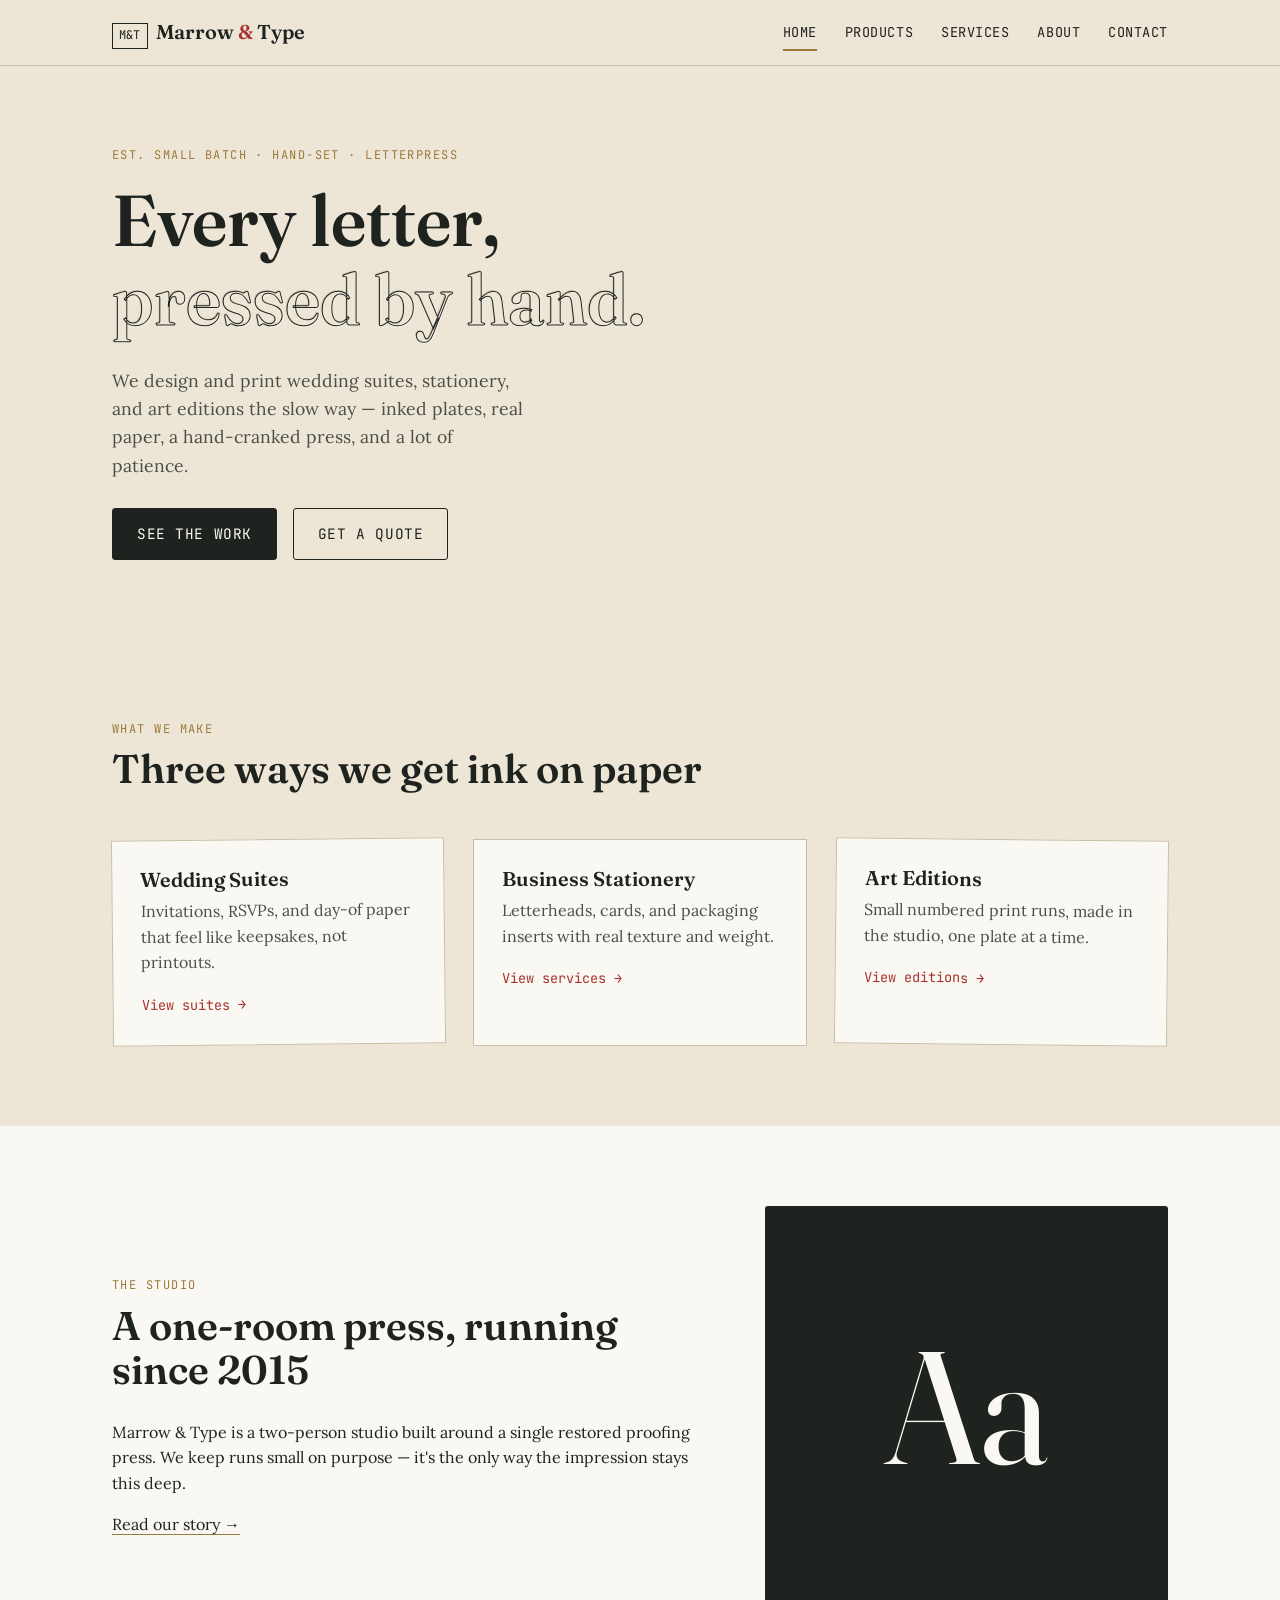
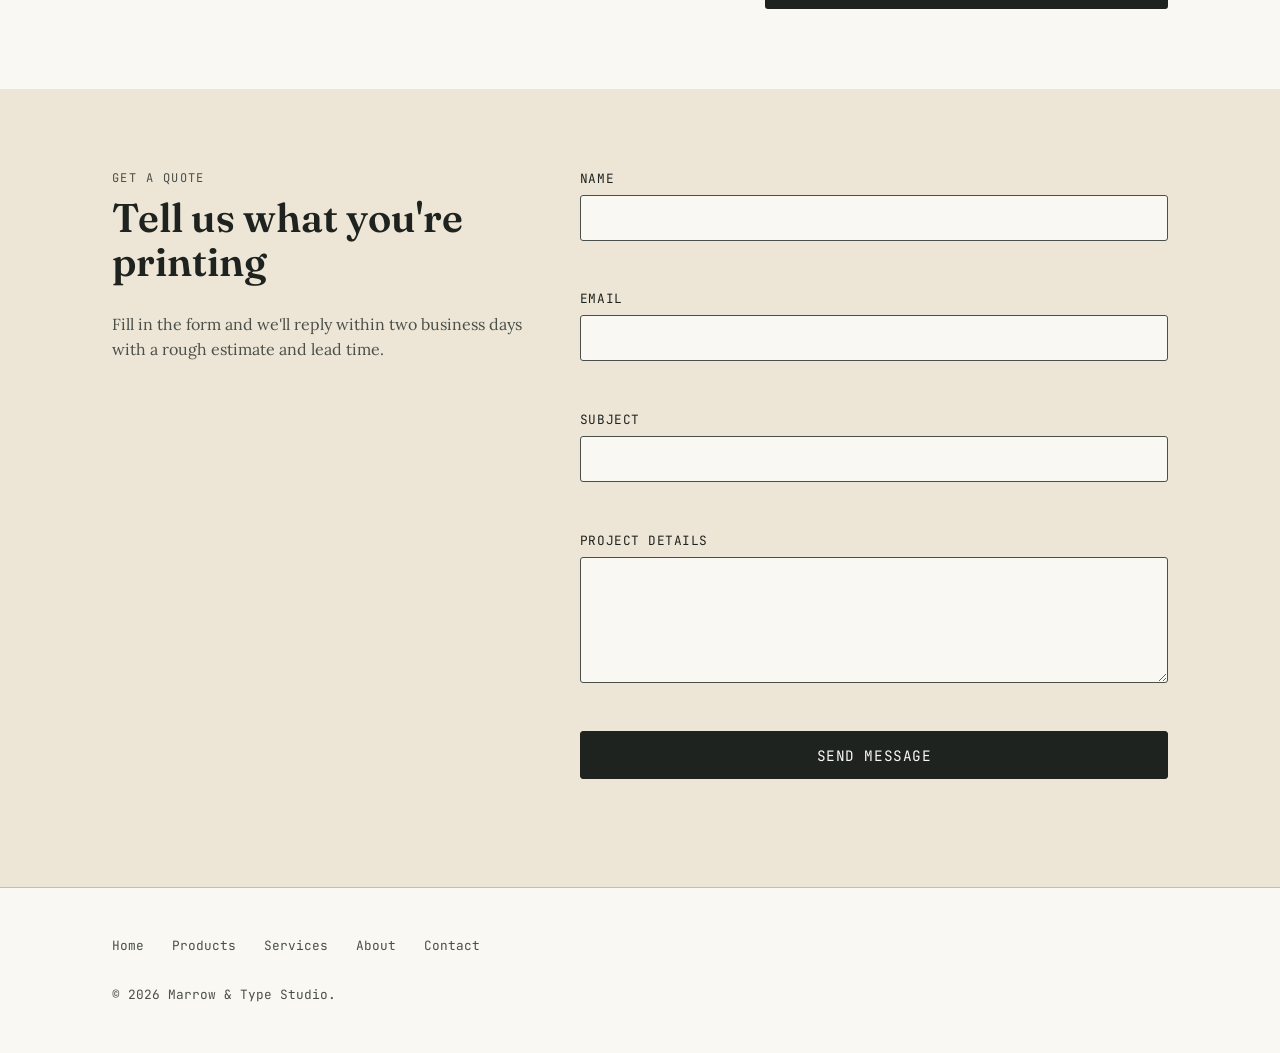
<file: index.html>
<!DOCTYPE html>
<!--
  =====================================================================
  MARROW & TYPE — Homepage (index.html)
  =====================================================================
  This file is the SKELETON of the page. Its only job is to describe
  the structure and meaning of the content (this is what "semantic
  HTML" means). All visual styling lives in styles.css, and all
  behaviour/interactivity lives in script.js. Keeping these three
  concerns separate is the first big lesson in "web anatomy":

      HTML  = structure / meaning   (the skeleton)
      CSS   = presentation          (the skin & clothes)
      JS    = behaviour             (the muscles & nerves)

  This is page 1 of 5. The other four (products.html, services.html,
  about.html, contact.html) are referenced by the nav below as
  PLACEHOLDER links — the files don't exist yet, so clicking them
  will 404 until you build them in later steps.
  =====================================================================
-->
<html lang="en">
<head>
  <!-- Character encoding must be declared first so the browser reads
       the rest of the byte stream correctly (handles special chars, é, —, etc.) -->
  <meta charset="UTF-8" />

  <!-- Tells mobile browsers to render the page at device width instead
       of a zoomed-out "desktop simulation". Without this, responsive
       CSS media queries below basically don't work on phones. -->
  <meta name="viewport" content="width=device-width, initial-scale=1.0" />

  <title>Marrow &amp; Type — Letterpress Studio</title>
  <meta name="description" content="Marrow & Type is a small-batch letterpress studio crafting wedding suites, business stationery, and art prints by hand." />

  <!-- Google Fonts: we load three type families that each play a
       different role in the design system (see styles.css comments):
       Fraunces = display/headline face, Lora = body copy,
       JetBrains Mono = labels, nav, and small utility text. -->
  <link rel="preconnect" href="https://fonts.googleapis.com" />
  <link rel="preconnect" href="https://fonts.gstatic.com" crossorigin />
  <link
    href="https://fonts.googleapis.com/css2?family=Fraunces:opsz,wght@9..144,400..700&family=JetBrains+Mono:wght@400;500&family=Lora:ital,wght@0,400;0,500;1,400&display=swap"
    rel="stylesheet"
  />

  <!-- Our own stylesheet. Order matters: this comes AFTER the font
       link so our CSS can safely assume the fonts are on their way. -->
  <link rel="stylesheet" href="styles.css" />
</head>
<body>

  <!-- =================================================================
       SKIP LINK — an accessibility pattern. It's visually hidden until
       it receives keyboard focus (Tab key), at which point it lets a
       keyboard/screen-reader user jump straight past the nav.
       ================================================================= -->
  <a class="skip-link" href="#main-content">Skip to main content</a>

  <!-- =================================================================
       HEADER / NAVIGATION
       <header> here represents introductory content for the whole
       page. <nav> specifically marks up a block of navigation links
       so browsers/screen readers/search engines know what it's for.
       ================================================================= -->
  <header class="site-header" id="top">
    <div class="wrap header-inner">
      <a href="index.html" class="brand" aria-label="Marrow & Type — home">
        <span class="brand-mark" aria-hidden="true">M&amp;T</span>
        <span class="brand-name">Marrow <em>&amp;</em> Type</span>
      </a>

      <!-- The hamburger button is only shown on small screens (see CSS).
           aria-expanded is toggled by script.js so assistive tech knows
           whether the menu is open or closed. -->
      <button
        class="nav-toggle"
        id="nav-toggle"
        type="button"
        aria-expanded="false"
        aria-controls="primary-nav"
      >
        <span class="nav-toggle-bar"></span>
        <span class="nav-toggle-bar"></span>
        <span class="nav-toggle-bar"></span>
        <span class="visually-hidden">Menu</span>
      </button>

      <!-- PLACEHOLDER NAV LINKS
           These files don't exist yet — they're stand-ins for the
           pages you'll build next. "Home" is marked aria-current so
           both sighted and screen-reader users know where they are. -->
      <nav class="primary-nav" id="primary-nav" aria-label="Primary">
        <ul>
          <li><a href="index.html" aria-current="page">Home</a></li>
          <li><a href="products.html">Products</a></li>
          <li><a href="services.html">Services</a></li>
          <li><a href="about.html">About</a></li>
          <li><a href="contact.html">Contact</a></li>
        </ul>
      </nav>
    </div>
  </header>

  <!-- =================================================================
       MAIN CONTENT
       There should only ever be ONE <main> per page — it wraps the
       content that is unique to this page (as opposed to the header/
       footer, which repeat on every page).
       ================================================================= -->
  <main id="main-content">

    <!-- ---------------- HERO ---------------- -->
    <section class="hero">
      <div class="wrap hero-inner">
        <p class="eyebrow">Est. small batch &middot; hand-set &middot; letterpress</p>
        <h1 class="hero-title">
          Every letter,<br />
          <span class="deboss">pressed by hand.</span>
        </h1>
        <p class="hero-lede">
          We design and print wedding suites, stationery, and art editions the
          slow way — inked plates, real paper, a hand-cranked press, and a lot
          of patience.
        </p>
        <div class="hero-actions">
          <a class="btn btn-primary" href="products.html">See the work</a>
          <a class="btn btn-ghost" href="#contact">Get a quote</a>
        </div>
      </div>
    </section>

    <!-- ---------------- WHAT WE MAKE ---------------- -->
    <section class="section" aria-labelledby="offerings-heading">
      <div class="wrap">
        <p class="eyebrow">What we make</p>
        <h2 id="offerings-heading">Three ways we get ink on paper</h2>

        <!-- Each <article> below is a self-contained "card" — using
             <article> (not just <div>) signals that each block could
             stand alone, which is semantically true here. -->
        <div class="card-grid">
          <article class="card card-tilt-left">
            <h3>Wedding Suites</h3>
            <p>Invitations, RSVPs, and day-of paper that feel like keepsakes, not printouts.</p>
            <a href="products.html">View suites &rarr;</a>
          </article>

          <article class="card">
            <h3>Business Stationery</h3>
            <p>Letterheads, cards, and packaging inserts with real texture and weight.</p>
            <a href="services.html">View services &rarr;</a>
          </article>

          <article class="card card-tilt-right">
            <h3>Art Editions</h3>
            <p>Small numbered print runs, made in the studio, one plate at a time.</p>
            <a href="products.html">View editions &rarr;</a>
          </article>
        </div>
      </div>
    </section>

    <!-- ---------------- ABOUT TEASER ---------------- -->
    <section class="section section-muted" aria-labelledby="about-heading">
      <div class="wrap about-inner">
        <div>
          <p class="eyebrow">The studio</p>
          <h2 id="about-heading">A one-room press, running since 2015</h2>
          <p>
            Marrow &amp; Type is a two-person studio built around a single
            restored proofing press. We keep runs small on purpose — it's
            the only way the impression stays this deep.
          </p>
          <a class="link-underline" href="about.html">Read our story &rarr;</a>
        </div>
        <div class="plate-swatch" aria-hidden="true">Aa</div>
      </div>
    </section>

    <!-- ---------------- CONTACT / WEB3FORMS ---------------- -->
    <section class="section" id="contact" aria-labelledby="contact-heading">
      <div class="wrap contact-inner">
        <div class="contact-intro">
          <p class="eyebrow">Get a quote</p>
          <h2 id="contact-heading">Tell us what you're printing</h2>
          <p>
            Fill in the form and we'll reply within two business days with a
            rough estimate and lead time.
          </p>
        </div>

        <!--
          FORM NOTES (read this before wiring it up):

          1. WEB3FORMS ACCESS KEY
             Paste your key into the hidden "access_key" input below,
             replacing YOUR_WEB3FORMS_ACCESS_KEY_HERE. Get a free key at
             https://web3forms.com — no backend/server needed, script.js
             submits this form to their API with fetch().

          2. VALIDATION
             We deliberately do NOT rely on the browser's built-in
             `required`/`type="email"` validation alone. script.js uses a
             Zod schema to re-validate every field on submit, because
             client-side HTML validation is easy for a user (or bot) to
             bypass. Real security/validation always also happens
             server-side — Web3Forms does its own checks on their end too.

          3. HONEYPOT SPAM PROTECTION
             The "botcheck" field below is invisible to humans but visible
             to most simple spam bots, which blindly fill in every field
             they find. If it has a value when the form is submitted, we
             silently treat the submission as spam (see script.js). Note
             we avoid `display:none` for this field — some bots specifically
             skip display:none/hidden inputs, so we hide it with CSS
             positioning + opacity instead (see .visually-hidden-honeypot
             in styles.css), which fools more of them.
        -->
        <form id="contact-form" class="contact-form" novalidate>

          <!-- 1. Web3Forms access key — PASTE YOUR KEY BELOW -->
          <input type="hidden" name="access_key" value="a8be96e8-3411-42a9-9111-64db1f3e8114" />

          <!-- Optional but nice: sets the subject line of the email
               Web3Forms sends you. -->
          <input type="hidden" name="from_name" value="Marrow & Type — Website Contact Form" />

          <!-- 3. Honeypot field. Real users never see or fill this in. -->
          <div class="visually-hidden-honeypot" aria-hidden="true">
            <label for="botcheck">Leave this field empty</label>
            <input
              type="checkbox"
              id="botcheck"
              name="botcheck"
              tabindex="-1"
              autocomplete="off"
            />
          </div>

          <div class="form-row">
            <label for="name">Name</label>
            <input type="text" id="name" name="name" autocomplete="name" />
            <!-- aria-live="polite" means screen readers announce changes
                 to this element's text without interrupting the user. -->
            <span class="field-error" id="name-error" aria-live="polite"></span>
          </div>

          <div class="form-row">
            <label for="email">Email</label>
            <input type="email" id="email" name="email" autocomplete="email" />
            <span class="field-error" id="email-error" aria-live="polite"></span>
          </div>

          <div class="form-row">
            <label for="subject">Subject</label>
            <input type="text" id="subject" name="subject" autocomplete="off" />
            <span class="field-error" id="subject-error" aria-live="polite"></span>
          </div>

          <div class="form-row">
            <label for="message">Project details</label>
            <textarea id="message" name="message" rows="5"></textarea>
            <span class="field-error" id="message-error" aria-live="polite"></span>
          </div>

          <button type="submit" class="btn btn-primary" id="submit-btn">
            Send message
          </button>

          <!-- General (non-field-specific) status messages: "Sending...",
               "Message sent!", "Something went wrong", etc. -->
          <p class="form-status" id="form-status" role="status" aria-live="polite"></p>
        </form>
      </div>
    </section>

  </main>

  <!-- =================================================================
       FOOTER
       Repeats the nav (again, placeholders) plus a JS-generated year.
       ================================================================= -->
  <footer class="site-footer">
    <div class="wrap footer-inner">
      <nav aria-label="Footer">
        <ul>
          <li><a href="index.html">Home</a></li>
          <li><a href="products.html">Products</a></li>
          <li><a href="services.html">Services</a></li>
          <li><a href="about.html">About</a></li>
          <li><a href="contact.html">Contact</a></li>
        </ul>
      </nav>
      <!-- This span starts empty; script.js fills in the current year
           on page load so the copyright date never goes stale. -->
      <p>&copy; <span id="current-year">2026</span> Marrow &amp; Type Studio.</p>
    </div>
  </footer>

  <!--
    SCRIPT LOADING NOTES:
    - type="module" lets script.js use ES Module `import` statements
      (we import the Zod validation library from a CDN inside script.js).
    - Placing <script> at the very end of <body> (or using defer, which
      module scripts get automatically) means the HTML above is fully
      parsed and in the DOM before our JS runs and tries to grab
      elements like #contact-form.
  -->
  <script type="module" src="script.js"></script>
</body>
</html>
</file>
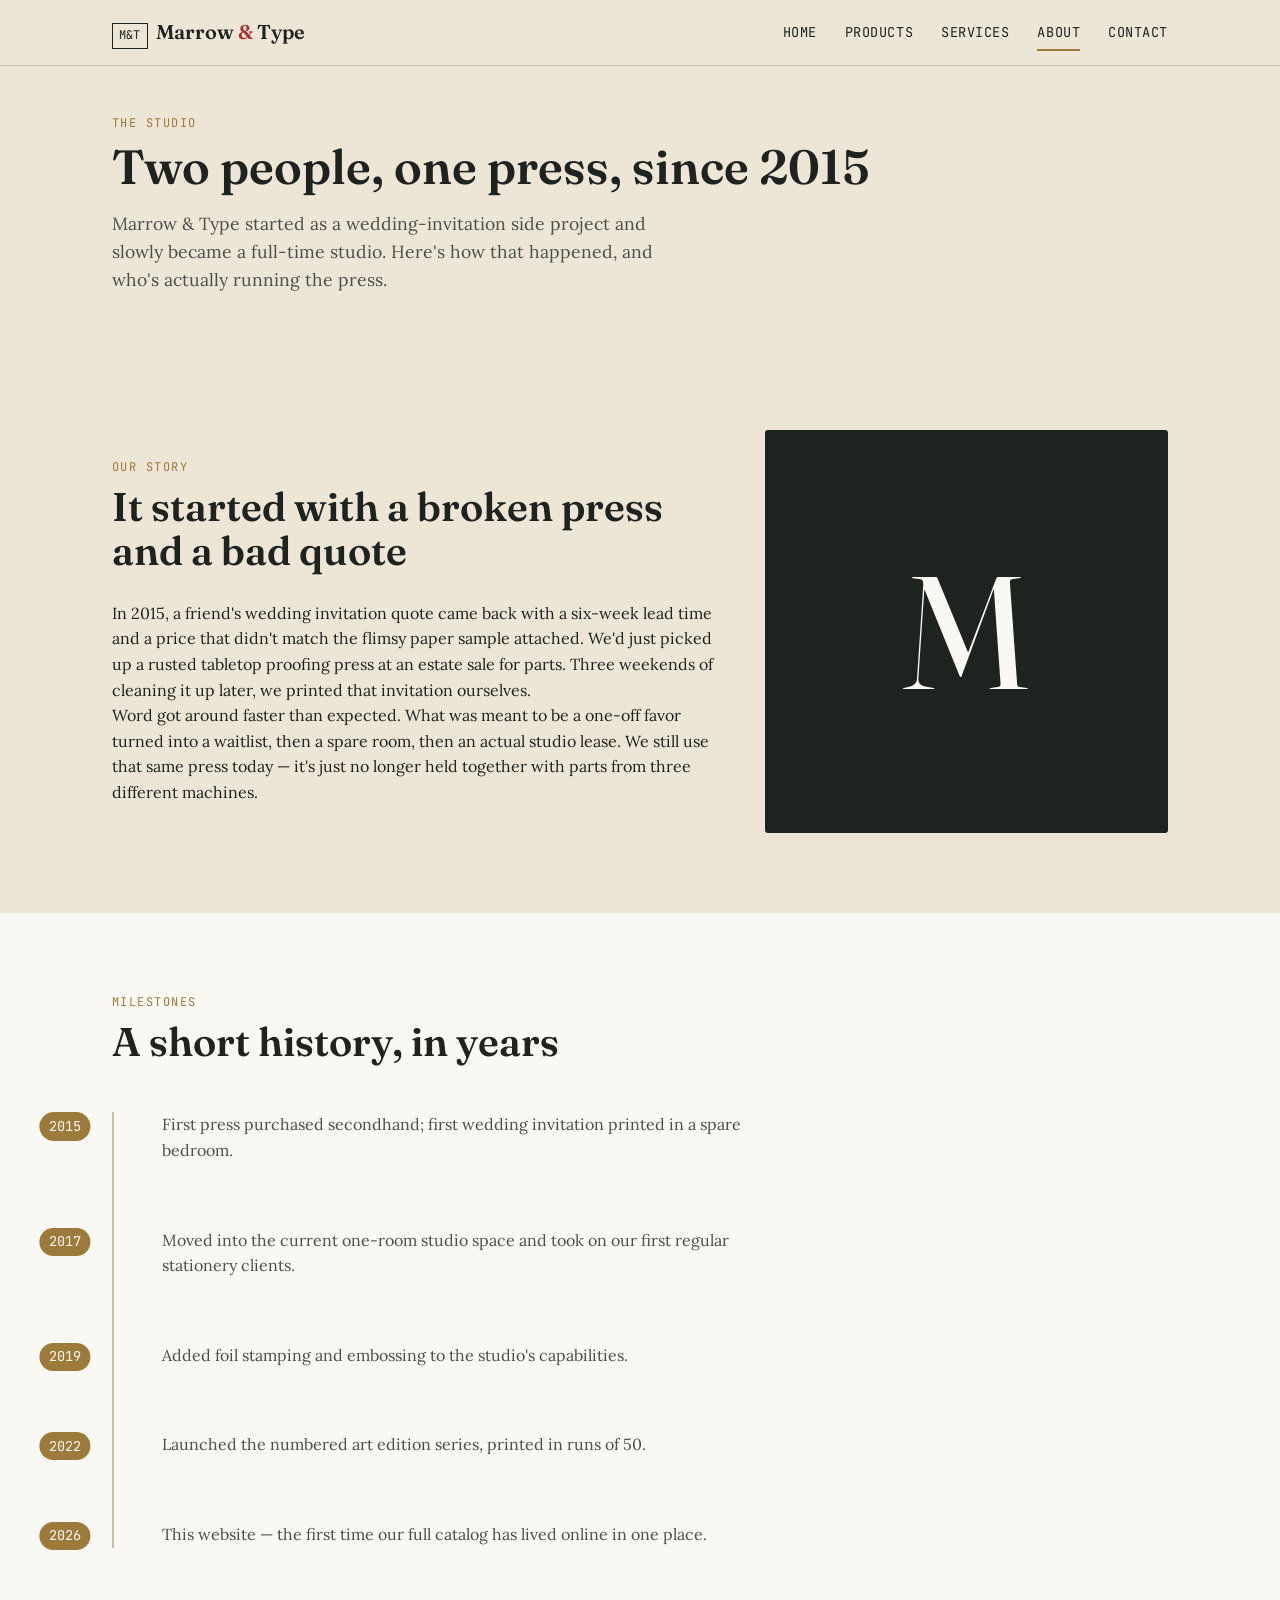
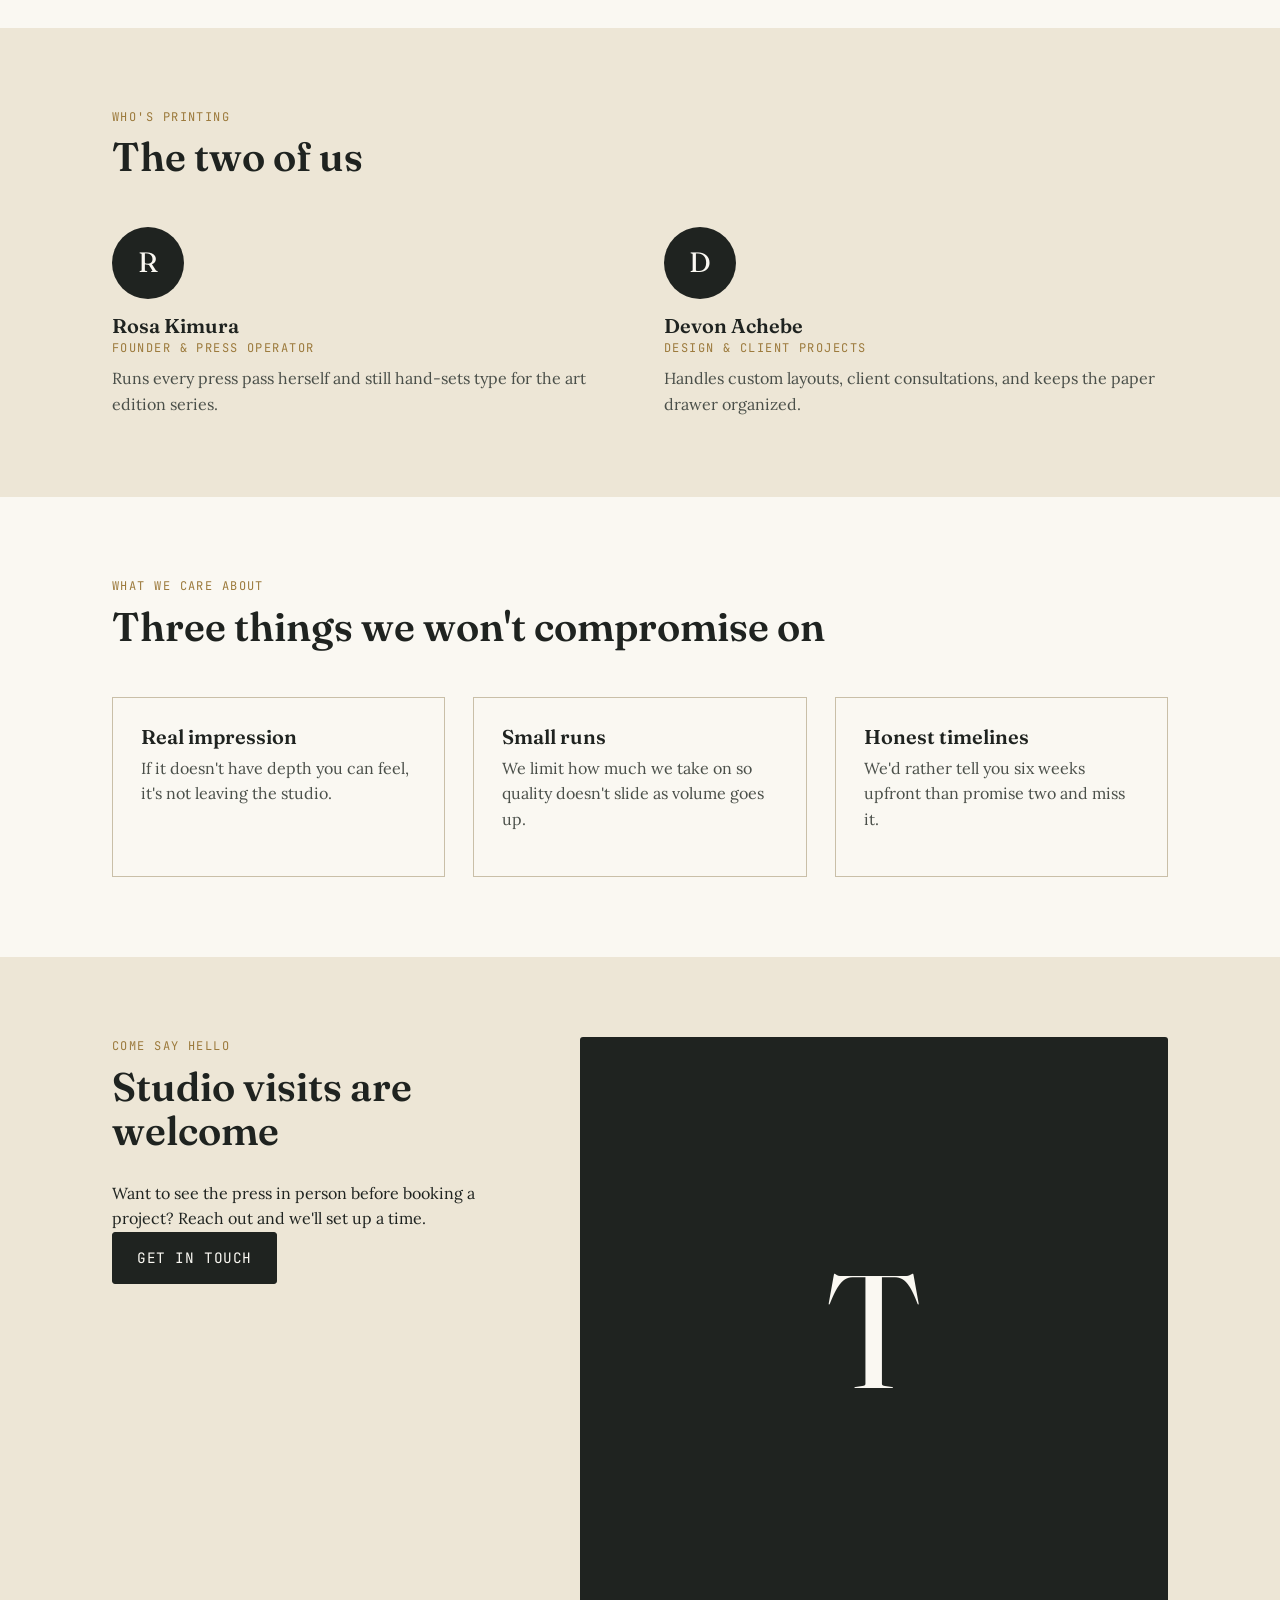
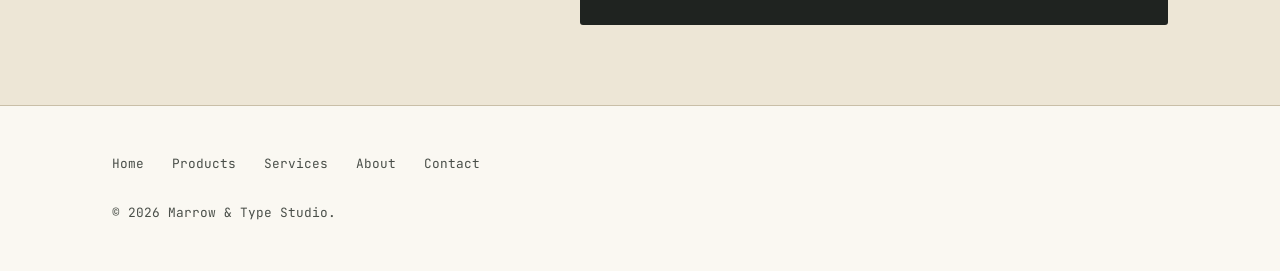
<file: about.html>
<!DOCTYPE html>
<!--
  =====================================================================
  MARROW & TYPE — About (about.html)
  =====================================================================
  Same shared styles.css / script.js as every other page. The new CSS
  idea here is the "milestones" timeline: instead of CSS auto-numbering
  each item (like the 1-2-3 process list on services.html), each list
  item carries its own real year in a data-year="..." attribute, and
  CSS reads that value directly with the attr() function. Good contrast
  between "let CSS count for me" (services.html) and "CSS displays a
  value I already have in the HTML" (this page).
  =====================================================================
-->
<html lang="en">
<head>
  <meta charset="UTF-8" />
  <meta name="viewport" content="width=device-width, initial-scale=1.0" />

  <title>About — Marrow &amp; Type</title>
  <meta name="description" content="The story, the people, and the values behind Marrow & Type's one-room letterpress studio." />

  <link rel="preconnect" href="https://fonts.googleapis.com" />
  <link rel="preconnect" href="https://fonts.gstatic.com" crossorigin />
  <link
    href="https://fonts.googleapis.com/css2?family=Fraunces:opsz,wght@9..144,400..700&family=JetBrains+Mono:wght@400;500&family=Lora:ital,wght@0,400;0,500;1,400&display=swap"
    rel="stylesheet"
  />
  <link rel="stylesheet" href="styles.css" />
</head>
<body>

  <a class="skip-link" href="#main-content">Skip to main content</a>

  <!-- HEADER — same markup as the other pages, aria-current on "About". -->
  <header class="site-header" id="top">
    <div class="wrap header-inner">
      <a href="index.html" class="brand" aria-label="Marrow & Type — home">
        <span class="brand-mark" aria-hidden="true">M&amp;T</span>
        <span class="brand-name">Marrow <em>&amp;</em> Type</span>
      </a>

      <button
        class="nav-toggle"
        id="nav-toggle"
        type="button"
        aria-expanded="false"
        aria-controls="primary-nav"
      >
        <span class="nav-toggle-bar"></span>
        <span class="nav-toggle-bar"></span>
        <span class="nav-toggle-bar"></span>
        <span class="visually-hidden">Menu</span>
      </button>

      <nav class="primary-nav" id="primary-nav" aria-label="Primary">
        <ul>
          <li><a href="index.html">Home</a></li>
          <li><a href="products.html">Products</a></li>
          <li><a href="services.html">Services</a></li>
          <li><a href="about.html" aria-current="page">About</a></li>
          <li><a href="contact.html">Contact</a></li>
        </ul>
      </nav>
    </div>
  </header>

  <main id="main-content">

    <!-- ---------------- PAGE HERO ---------------- -->
    <section class="page-hero">
      <div class="wrap">
        <p class="eyebrow">The studio</p>
        <h1>Two people, one press, since 2015</h1>
        <p class="hero-lede">
          Marrow &amp; Type started as a wedding-invitation side project and
          slowly became a full-time studio. Here's how that happened, and
          who's actually running the press.
        </p>
      </div>
    </section>

    <!-- ---------------- STORY ---------------- -->
    <section class="section" aria-labelledby="story-heading">
      <div class="wrap about-inner">
        <div>
          <p class="eyebrow">Our story</p>
          <h2 id="story-heading">It started with a broken press and a bad quote</h2>
          <p>
            In 2015, a friend's wedding invitation quote came back with a
            six-week lead time and a price that didn't match the flimsy
            paper sample attached. We'd just picked up a rusted tabletop
            proofing press at an estate sale for parts. Three weekends of
            cleaning it up later, we printed that invitation ourselves.
          </p>
          <p>
            Word got around faster than expected. What was meant to be a
            one-off favor turned into a waitlist, then a spare room, then
            an actual studio lease. We still use that same press today —
            it's just no longer held together with parts from three
            different machines.
          </p>
        </div>
        <div class="plate-swatch" aria-hidden="true">M</div>
      </div>
    </section>

    <!-- ---------------- MILESTONES ----------------
         A genuine chronological sequence, so a timeline is meaningful
         here (unlike decorative numbering with no real order behind
         it). Each <li> stores its own year in data-year; CSS pulls
         that value straight out of the HTML with attr(). -->
    <section class="section section-muted" aria-labelledby="milestones-heading">
      <div class="wrap">
        <p class="eyebrow">Milestones</p>
        <h2 id="milestones-heading">A short history, in years</h2>

        <ol class="milestone-list">
          <li data-year="2015">
            <p>First press purchased secondhand; first wedding invitation printed in a spare bedroom.</p>
          </li>
          <li data-year="2017">
            <p>Moved into the current one-room studio space and took on our first regular stationery clients.</p>
          </li>
          <li data-year="2019">
            <p>Added foil stamping and embossing to the studio's capabilities.</p>
          </li>
          <li data-year="2022">
            <p>Launched the numbered art edition series, printed in runs of 50.</p>
          </li>
          <li data-year="2026">
            <p>This website — the first time our full catalog has lived online in one place.</p>
          </li>
        </ol>
      </div>
    </section>

    <!-- ---------------- TEAM ---------------- -->
    <section class="section" aria-labelledby="team-heading">
      <div class="wrap">
        <p class="eyebrow">Who's printing</p>
        <h2 id="team-heading">The two of us</h2>

        <div class="team-grid">
          <article class="team-card">
            <div class="team-avatar" aria-hidden="true">R</div>
            <h3>Rosa Kimura</h3>
            <p class="eyebrow">Founder &amp; Press Operator</p>
            <p>Runs every press pass herself and still hand-sets type for the art edition series.</p>
          </article>

          <article class="team-card">
            <div class="team-avatar" aria-hidden="true">D</div>
            <h3>Devon Achebe</h3>
            <p class="eyebrow">Design &amp; Client Projects</p>
            <p>Handles custom layouts, client consultations, and keeps the paper drawer organized.</p>
          </article>
        </div>
      </div>
    </section>

    <!-- ---------------- VALUES ---------------- -->
    <section class="section section-muted" aria-labelledby="values-heading">
      <div class="wrap">
        <p class="eyebrow">What we care about</p>
        <h2 id="values-heading">Three things we won't compromise on</h2>

        <div class="card-grid">
          <article class="card">
            <h3>Real impression</h3>
            <p>If it doesn't have depth you can feel, it's not leaving the studio.</p>
          </article>
          <article class="card">
            <h3>Small runs</h3>
            <p>We limit how much we take on so quality doesn't slide as volume goes up.</p>
          </article>
          <article class="card">
            <h3>Honest timelines</h3>
            <p>We'd rather tell you six weeks upfront than promise two and miss it.</p>
          </article>
        </div>
      </div>
    </section>

    <!-- ---------------- CTA ---------------- -->
    <section class="section">
      <div class="wrap contact-inner">
        <div>
          <p class="eyebrow">Come say hello</p>
          <h2>Studio visits are welcome</h2>
          <p>
            Want to see the press in person before booking a project? Reach
            out and we'll set up a time.
          </p>
          <a class="btn btn-primary" href="contact.html">Get in touch</a>
        </div>
        <div class="plate-swatch" aria-hidden="true">T</div>
      </div>
    </section>

  </main>

  <footer class="site-footer">
    <div class="wrap footer-inner">
      <nav aria-label="Footer">
        <ul>
          <li><a href="index.html">Home</a></li>
          <li><a href="products.html">Products</a></li>
          <li><a href="services.html">Services</a></li>
          <li><a href="about.html">About</a></li>
          <li><a href="contact.html">Contact</a></li>
        </ul>
      </nav>
      <p>&copy; <span id="current-year">2026</span> Marrow &amp; Type Studio.</p>
    </div>
  </footer>

  <script type="module" src="script.js"></script>
</body>
</html>
</file>
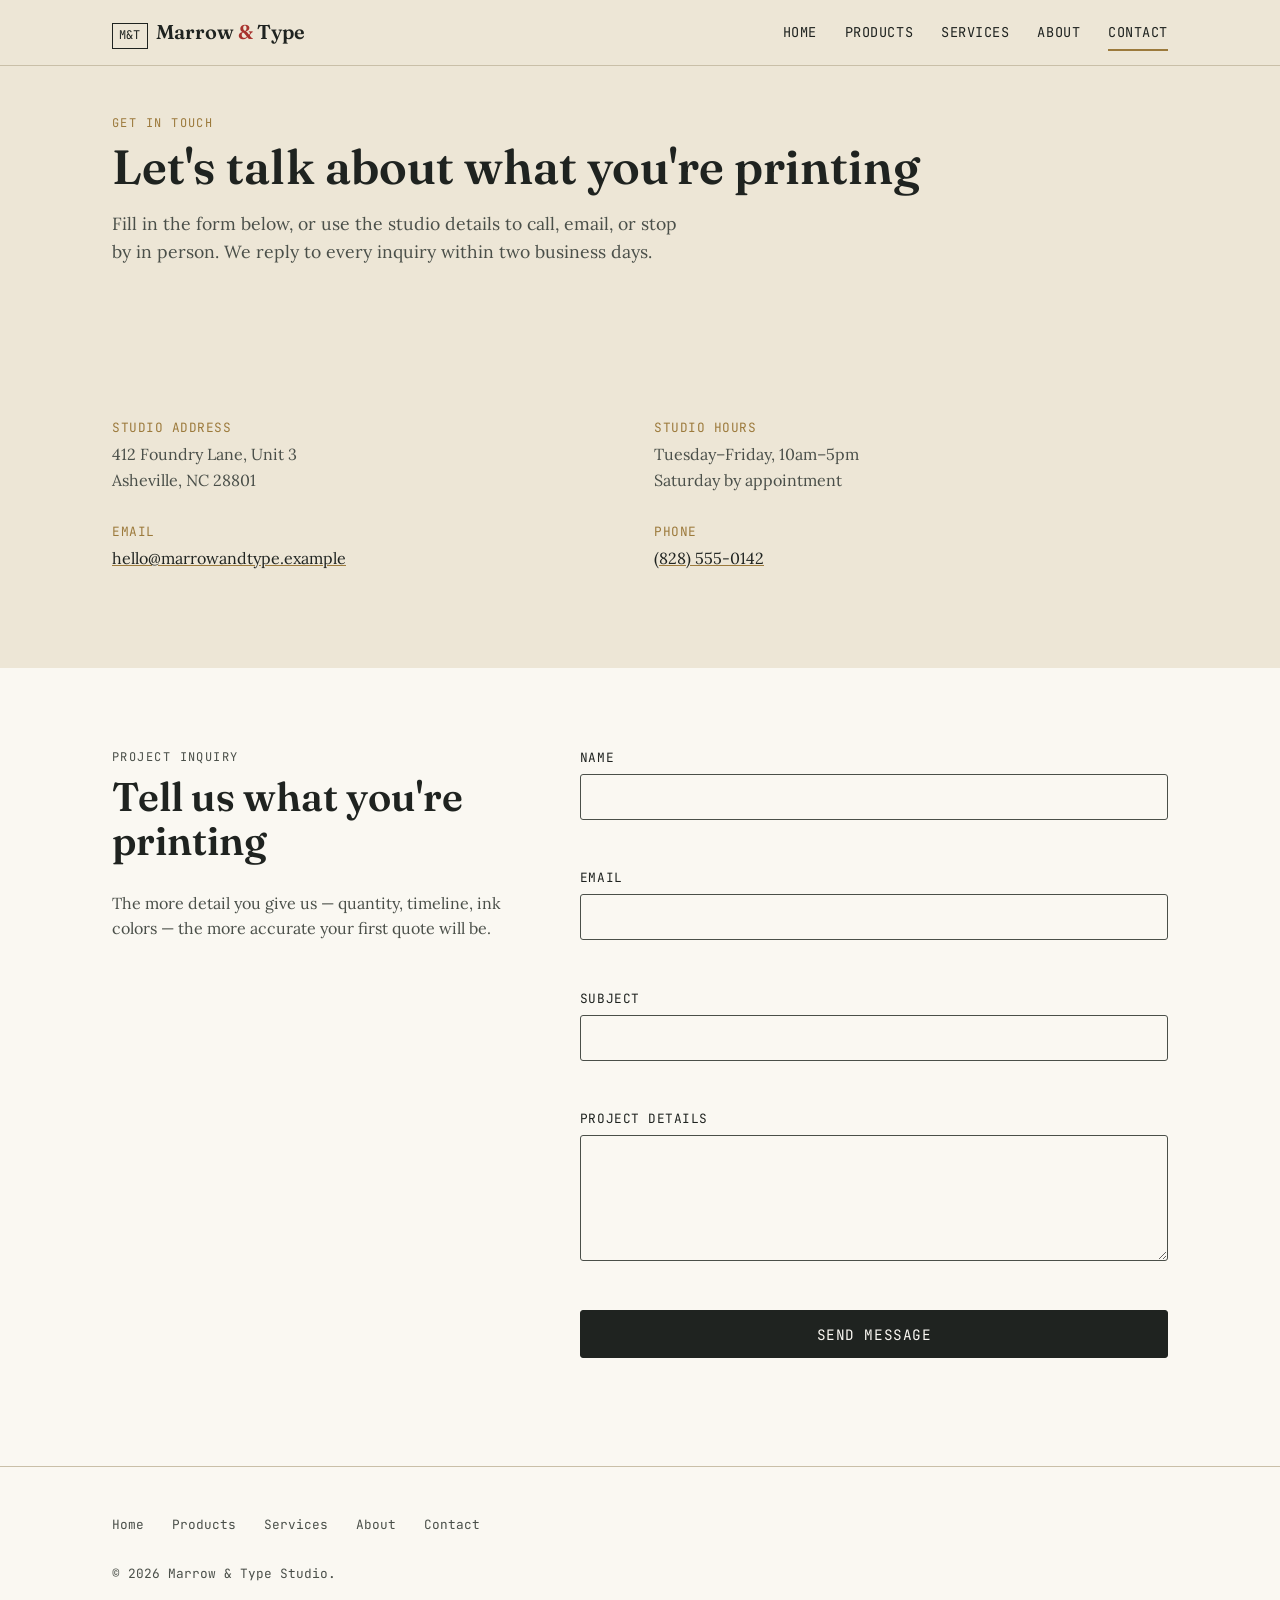
<file: contact.html>
<!DOCTYPE html>
<!--
  =====================================================================
  MARROW & TYPE — Contact (contact.html)
  =====================================================================
  Same shared styles.css / script.js as every other page. This page's
  form uses the SAME element IDs (#contact-form, #name, #email, etc.)
  as the one on index.html. That's intentional and safe: only one
  page's HTML is ever loaded into the browser at a time, so there's no
  conflict — script.js just looks for #contact-form on whichever page
  it's running on, finds it here too, and wires up the exact same
  validation + honeypot + Web3Forms submission logic with no changes.
  =====================================================================
-->
<html lang="en">
<head>
  <meta charset="UTF-8" />
  <meta name="viewport" content="width=device-width, initial-scale=1.0" />

  <title>Contact — Marrow &amp; Type</title>
  <meta name="description" content="Get a quote or book a studio visit with Marrow & Type, a small-batch letterpress studio." />

  <link rel="preconnect" href="https://fonts.googleapis.com" />
  <link rel="preconnect" href="https://fonts.gstatic.com" crossorigin />
  <link
    href="https://fonts.googleapis.com/css2?family=Fraunces:opsz,wght@9..144,400..700&family=JetBrains+Mono:wght@400;500&family=Lora:ital,wght@0,400;0,500;1,400&display=swap"
    rel="stylesheet"
  />
  <link rel="stylesheet" href="styles.css" />
</head>
<body>

  <a class="skip-link" href="#main-content">Skip to main content</a>

  <!-- HEADER — same markup as the other pages, aria-current on "Contact". -->
  <header class="site-header" id="top">
    <div class="wrap header-inner">
      <a href="index.html" class="brand" aria-label="Marrow & Type — home">
        <span class="brand-mark" aria-hidden="true">M&amp;T</span>
        <span class="brand-name">Marrow <em>&amp;</em> Type</span>
      </a>

      <button
        class="nav-toggle"
        id="nav-toggle"
        type="button"
        aria-expanded="false"
        aria-controls="primary-nav"
      >
        <span class="nav-toggle-bar"></span>
        <span class="nav-toggle-bar"></span>
        <span class="nav-toggle-bar"></span>
        <span class="visually-hidden">Menu</span>
      </button>

      <nav class="primary-nav" id="primary-nav" aria-label="Primary">
        <ul>
          <li><a href="index.html">Home</a></li>
          <li><a href="products.html">Products</a></li>
          <li><a href="services.html">Services</a></li>
          <li><a href="about.html">About</a></li>
          <li><a href="contact.html" aria-current="page">Contact</a></li>
        </ul>
      </nav>
    </div>
  </header>

  <main id="main-content">

    <!-- ---------------- PAGE HERO ---------------- -->
    <section class="page-hero">
      <div class="wrap">
        <p class="eyebrow">Get in touch</p>
        <h1>Let's talk about what you're printing</h1>
        <p class="hero-lede">
          Fill in the form below, or use the studio details to call, email,
          or stop by in person. We reply to every inquiry within two
          business days.
        </p>
      </div>
    </section>

    <!-- ---------------- STUDIO INFO ---------------- -->
    <section class="section">
      <div class="wrap">
        <!-- <dl> (description list) is the correct semantic element for
             label/value pairs like these — screen readers announce the
             relationship between each term and its description. -->
        <dl class="info-grid">
          <div class="info-item">
            <dt>Studio address</dt>
            <dd>412 Foundry Lane, Unit 3<br />Asheville, NC 28801</dd>
          </div>
          <div class="info-item">
            <dt>Studio hours</dt>
            <dd>Tuesday–Friday, 10am–5pm<br />Saturday by appointment</dd>
          </div>
          <div class="info-item">
            <dt>Email</dt>
            <dd><a href="mailto:hello@marrowandtype.example">hello@marrowandtype.example</a></dd>
          </div>
          <div class="info-item">
            <dt>Phone</dt>
            <dd><a href="tel:+18285550142">(828) 555-0142</a></dd>
          </div>
        </dl>
      </div>
    </section>

    <!-- ---------------- CONTACT FORM ----------------
         Identical field structure to the form on index.html — see the
         long comment block in script.js's Section 3 for how the Zod
         schema, honeypot, and Web3Forms submission work together. -->
    <section class="section section-muted" id="contact" aria-labelledby="contact-heading">
      <div class="wrap contact-inner">
        <div class="contact-intro">
          <p class="eyebrow">Project inquiry</p>
          <h2 id="contact-heading">Tell us what you're printing</h2>
          <p>
            The more detail you give us — quantity, timeline, ink colors —
            the more accurate your first quote will be.
          </p>
        </div>

        <form id="contact-form" class="contact-form" novalidate>

          <!-- Paste the SAME Web3Forms access key you used on index.html. -->
          <input type="hidden" name="access_key" value="YOUR_WEB3FORMS_ACCESS_KEY_HERE" />
          <input type="hidden" name="from_name" value="Marrow & Type — Contact Page" />

          <!-- Honeypot — identical to the homepage's form. -->
          <div class="visually-hidden-honeypot" aria-hidden="true">
            <label for="botcheck">Leave this field empty</label>
            <input
              type="checkbox"
              id="botcheck"
              name="botcheck"
              tabindex="-1"
              autocomplete="off"
            />
          </div>

          <div class="form-row">
            <label for="name">Name</label>
            <input type="text" id="name" name="name" autocomplete="name" />
            <span class="field-error" id="name-error" aria-live="polite"></span>
          </div>

          <div class="form-row">
            <label for="email">Email</label>
            <input type="email" id="email" name="email" autocomplete="email" />
            <span class="field-error" id="email-error" aria-live="polite"></span>
          </div>

          <div class="form-row">
            <label for="subject">Subject</label>
            <input type="text" id="subject" name="subject" autocomplete="off" />
            <span class="field-error" id="subject-error" aria-live="polite"></span>
          </div>

          <div class="form-row">
            <label for="message">Project details</label>
            <textarea id="message" name="message" rows="5"></textarea>
            <span class="field-error" id="message-error" aria-live="polite"></span>
          </div>

          <button type="submit" class="btn btn-primary" id="submit-btn">
            Send message
          </button>

          <p class="form-status" id="form-status" role="status" aria-live="polite"></p>
        </form>
      </div>
    </section>

  </main>

  <footer class="site-footer">
    <div class="wrap footer-inner">
      <nav aria-label="Footer">
        <ul>
          <li><a href="index.html">Home</a></li>
          <li><a href="products.html">Products</a></li>
          <li><a href="services.html">Services</a></li>
          <li><a href="about.html">About</a></li>
          <li><a href="contact.html">Contact</a></li>
        </ul>
      </nav>
      <p>&copy; <span id="current-year">2026</span> Marrow &amp; Type Studio.</p>
    </div>
  </footer>

  <script type="module" src="script.js"></script>
</body>
</html>
</file>
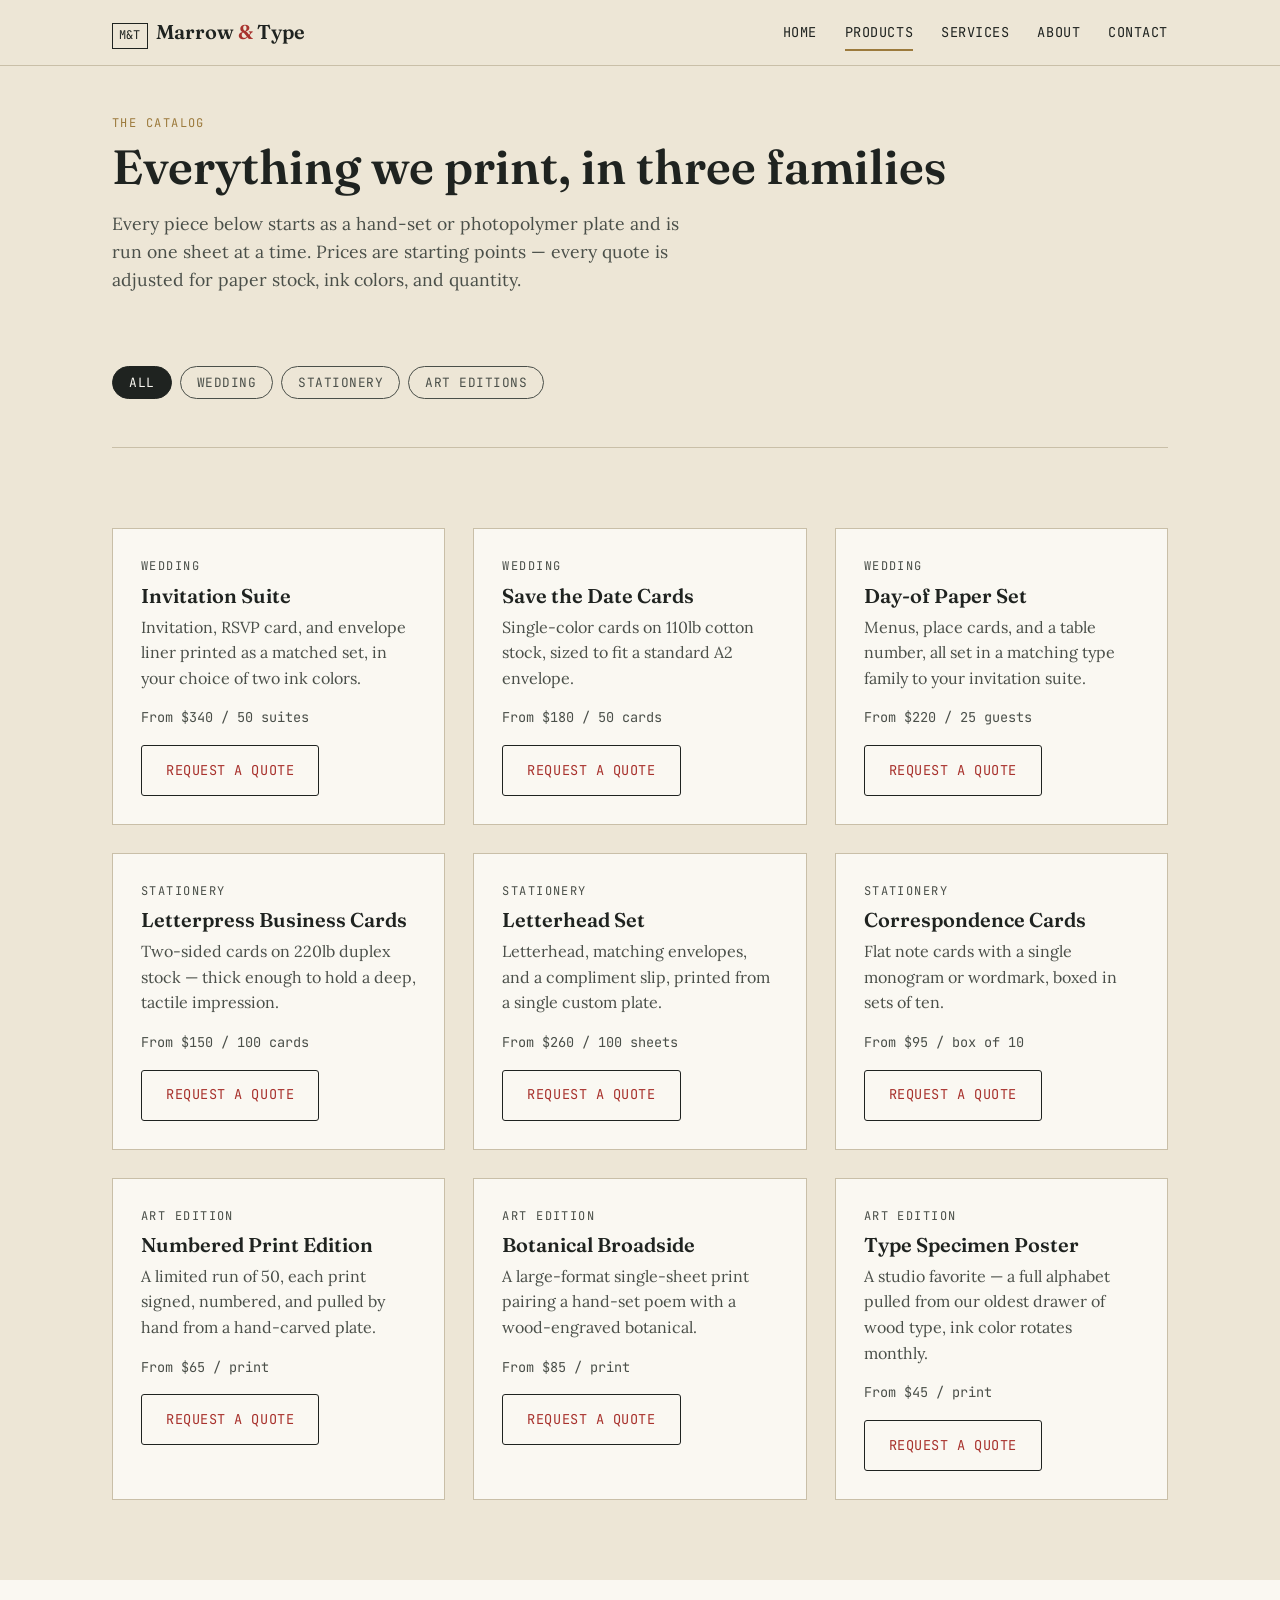
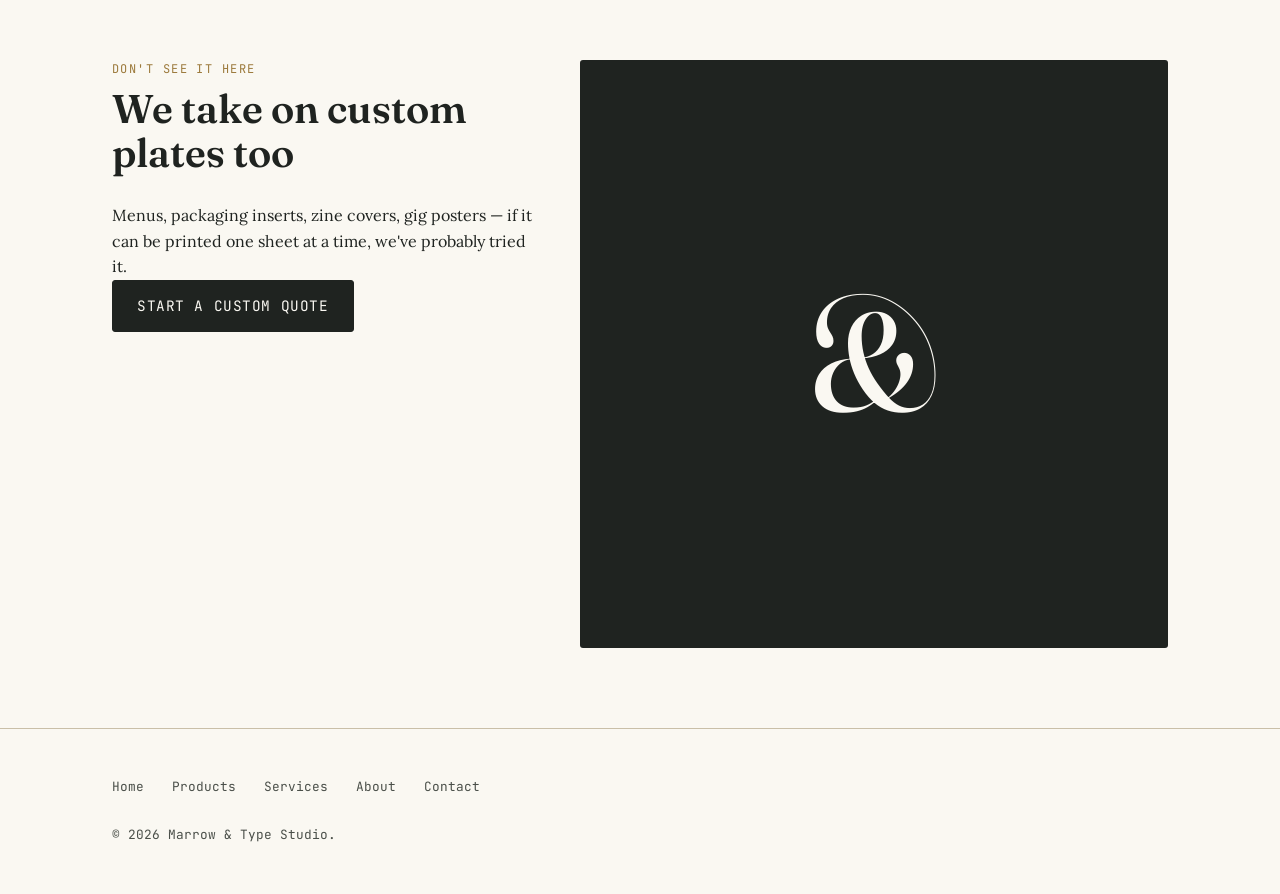
<file: products.html>
<!DOCTYPE html>
<!--
  =====================================================================
  MARROW & TYPE — Products (products.html)
  =====================================================================
  This page reuses the SAME styles.css and script.js as index.html.
  That's the whole point of separating structure/presentation/behaviour
  into their own files: we don't rewrite the header, footer, colors, or
  nav-toggle logic — we just reuse them and add page-specific markup
  (the "page-hero" and "product catalog" sections below) plus a small
  amount of page-specific CSS/JS appended to the shared files.
  =====================================================================
-->
<html lang="en">
<head>
  <meta charset="UTF-8" />
  <meta name="viewport" content="width=device-width, initial-scale=1.0" />

  <title>Products — Marrow &amp; Type</title>
  <meta name="description" content="Browse Marrow & Type's letterpress catalog: wedding suites, business stationery, and numbered art editions." />

  <link rel="preconnect" href="https://fonts.googleapis.com" />
  <link rel="preconnect" href="https://fonts.gstatic.com" crossorigin />
  <link
    href="https://fonts.googleapis.com/css2?family=Fraunces:opsz,wght@9..144,400..700&family=JetBrains+Mono:wght@400;500&family=Lora:ital,wght@0,400;0,500;1,400&display=swap"
    rel="stylesheet"
  />
  <link rel="stylesheet" href="styles.css" />
</head>
<body>

  <a class="skip-link" href="#main-content">Skip to main content</a>

  <!-- HEADER — identical markup to index.html, except aria-current has
       moved to the "Products" link so it reflects where we are now. -->
  <header class="site-header" id="top">
    <div class="wrap header-inner">
      <a href="index.html" class="brand" aria-label="Marrow & Type — home">
        <span class="brand-mark" aria-hidden="true">M&amp;T</span>
        <span class="brand-name">Marrow <em>&amp;</em> Type</span>
      </a>

      <button
        class="nav-toggle"
        id="nav-toggle"
        type="button"
        aria-expanded="false"
        aria-controls="primary-nav"
      >
        <span class="nav-toggle-bar"></span>
        <span class="nav-toggle-bar"></span>
        <span class="nav-toggle-bar"></span>
        <span class="visually-hidden">Menu</span>
      </button>

      <nav class="primary-nav" id="primary-nav" aria-label="Primary">
        <ul>
          <li><a href="index.html">Home</a></li>
          <li><a href="products.html" aria-current="page">Products</a></li>
          <li><a href="services.html">Services</a></li>
          <li><a href="about.html">About</a></li>
          <li><a href="contact.html">Contact</a></li>
        </ul>
      </nav>
    </div>
  </header>

  <main id="main-content">

    <!-- ---------------- PAGE HERO ----------------
         A shorter hero than the homepage's — inner pages don't need
         the full "first impression" treatment, just a clear heading
         and a one-line orientation for the visitor. -->
    <section class="page-hero">
      <div class="wrap">
        <p class="eyebrow">The catalog</p>
        <h1>Everything we print, in three families</h1>
        <p class="hero-lede">
          Every piece below starts as a hand-set or photopolymer plate and
          is run one sheet at a time. Prices are starting points — every
          quote is adjusted for paper stock, ink colors, and quantity.
        </p>
      </div>
    </section>

    <!-- ---------------- FILTER BAR ----------------
         data-filter on each button matches data-category on each
         product card below. script.js reads these attributes to show/
         hide cards — no page reload, no framework needed. -->
    <div class="wrap">
      <div class="filter-bar" role="group" aria-label="Filter products by category">
        <button type="button" class="filter-btn is-active" data-filter="all">All</button>
        <button type="button" class="filter-btn" data-filter="wedding">Wedding</button>
        <button type="button" class="filter-btn" data-filter="stationery">Stationery</button>
        <button type="button" class="filter-btn" data-filter="art">Art Editions</button>
      </div>
    </div>

    <!-- ---------------- PRODUCT GRID ---------------- -->
    <section class="section">
      <div class="wrap">
        <div class="product-grid" id="product-grid">

          <!-- Each product card carries data-category so script.js can
               match it against the active filter button. -->
          <article class="card product-card" data-category="wedding">
            <p class="eyebrow">Wedding</p>
            <h3>Invitation Suite</h3>
            <p>Invitation, RSVP card, and envelope liner printed as a matched set, in your choice of two ink colors.</p>
            <p class="price-tag">From $340 / 50 suites</p>
            <a class="btn btn-ghost" href="contact.html">Request a quote</a>
          </article>

          <article class="card product-card" data-category="wedding">
            <p class="eyebrow">Wedding</p>
            <h3>Save the Date Cards</h3>
            <p>Single-color cards on 110lb cotton stock, sized to fit a standard A2 envelope.</p>
            <p class="price-tag">From $180 / 50 cards</p>
            <a class="btn btn-ghost" href="contact.html">Request a quote</a>
          </article>

          <article class="card product-card" data-category="wedding">
            <p class="eyebrow">Wedding</p>
            <h3>Day-of Paper Set</h3>
            <p>Menus, place cards, and a table number, all set in a matching type family to your invitation suite.</p>
            <p class="price-tag">From $220 / 25 guests</p>
            <a class="btn btn-ghost" href="contact.html">Request a quote</a>
          </article>

          <article class="card product-card" data-category="stationery">
            <p class="eyebrow">Stationery</p>
            <h3>Letterpress Business Cards</h3>
            <p>Two-sided cards on 220lb duplex stock — thick enough to hold a deep, tactile impression.</p>
            <p class="price-tag">From $150 / 100 cards</p>
            <a class="btn btn-ghost" href="contact.html">Request a quote</a>
          </article>

          <article class="card product-card" data-category="stationery">
            <p class="eyebrow">Stationery</p>
            <h3>Letterhead Set</h3>
            <p>Letterhead, matching envelopes, and a compliment slip, printed from a single custom plate.</p>
            <p class="price-tag">From $260 / 100 sheets</p>
            <a class="btn btn-ghost" href="contact.html">Request a quote</a>
          </article>

          <article class="card product-card" data-category="stationery">
            <p class="eyebrow">Stationery</p>
            <h3>Correspondence Cards</h3>
            <p>Flat note cards with a single monogram or wordmark, boxed in sets of ten.</p>
            <p class="price-tag">From $95 / box of 10</p>
            <a class="btn btn-ghost" href="contact.html">Request a quote</a>
          </article>

          <article class="card product-card" data-category="art">
            <p class="eyebrow">Art edition</p>
            <h3>Numbered Print Edition</h3>
            <p>A limited run of 50, each print signed, numbered, and pulled by hand from a hand-carved plate.</p>
            <p class="price-tag">From $65 / print</p>
            <a class="btn btn-ghost" href="contact.html">Request a quote</a>
          </article>

          <article class="card product-card" data-category="art">
            <p class="eyebrow">Art edition</p>
            <h3>Botanical Broadside</h3>
            <p>A large-format single-sheet print pairing a hand-set poem with a wood-engraved botanical.</p>
            <p class="price-tag">From $85 / print</p>
            <a class="btn btn-ghost" href="contact.html">Request a quote</a>
          </article>

          <article class="card product-card" data-category="art">
            <p class="eyebrow">Art edition</p>
            <h3>Type Specimen Poster</h3>
            <p>A studio favorite — a full alphabet pulled from our oldest drawer of wood type, ink color rotates monthly.</p>
            <p class="price-tag">From $45 / print</p>
            <a class="btn btn-ghost" href="contact.html">Request a quote</a>
          </article>

        </div>

        <!-- Shown by script.js only when a filter leaves zero matching
             cards visible — an "empty state" is part of the interface
             too, not just an edge case to ignore. -->
        <p class="empty-state" id="empty-state" hidden>
          No products in this category yet — check back soon.
        </p>
      </div>
    </section>

    <!-- ---------------- CUSTOM CTA ---------------- -->
    <section class="section section-muted">
      <div class="wrap contact-inner">
        <div>
          <p class="eyebrow">Don't see it here</p>
          <h2>We take on custom plates too</h2>
          <p>
            Menus, packaging inserts, zine covers, gig posters — if it can
            be printed one sheet at a time, we've probably tried it.
          </p>
          <a class="btn btn-primary" href="contact.html">Start a custom quote</a>
        </div>
        <div class="plate-swatch" aria-hidden="true">&amp;</div>
      </div>
    </section>

  </main>

  <footer class="site-footer">
    <div class="wrap footer-inner">
      <nav aria-label="Footer">
        <ul>
          <li><a href="index.html">Home</a></li>
          <li><a href="products.html">Products</a></li>
          <li><a href="services.html">Services</a></li>
          <li><a href="about.html">About</a></li>
          <li><a href="contact.html">Contact</a></li>
        </ul>
      </nav>
      <p>&copy; <span id="current-year">2026</span> Marrow &amp; Type Studio.</p>
    </div>
  </footer>

  <script type="module" src="script.js"></script>
</body>
</html>
</file>
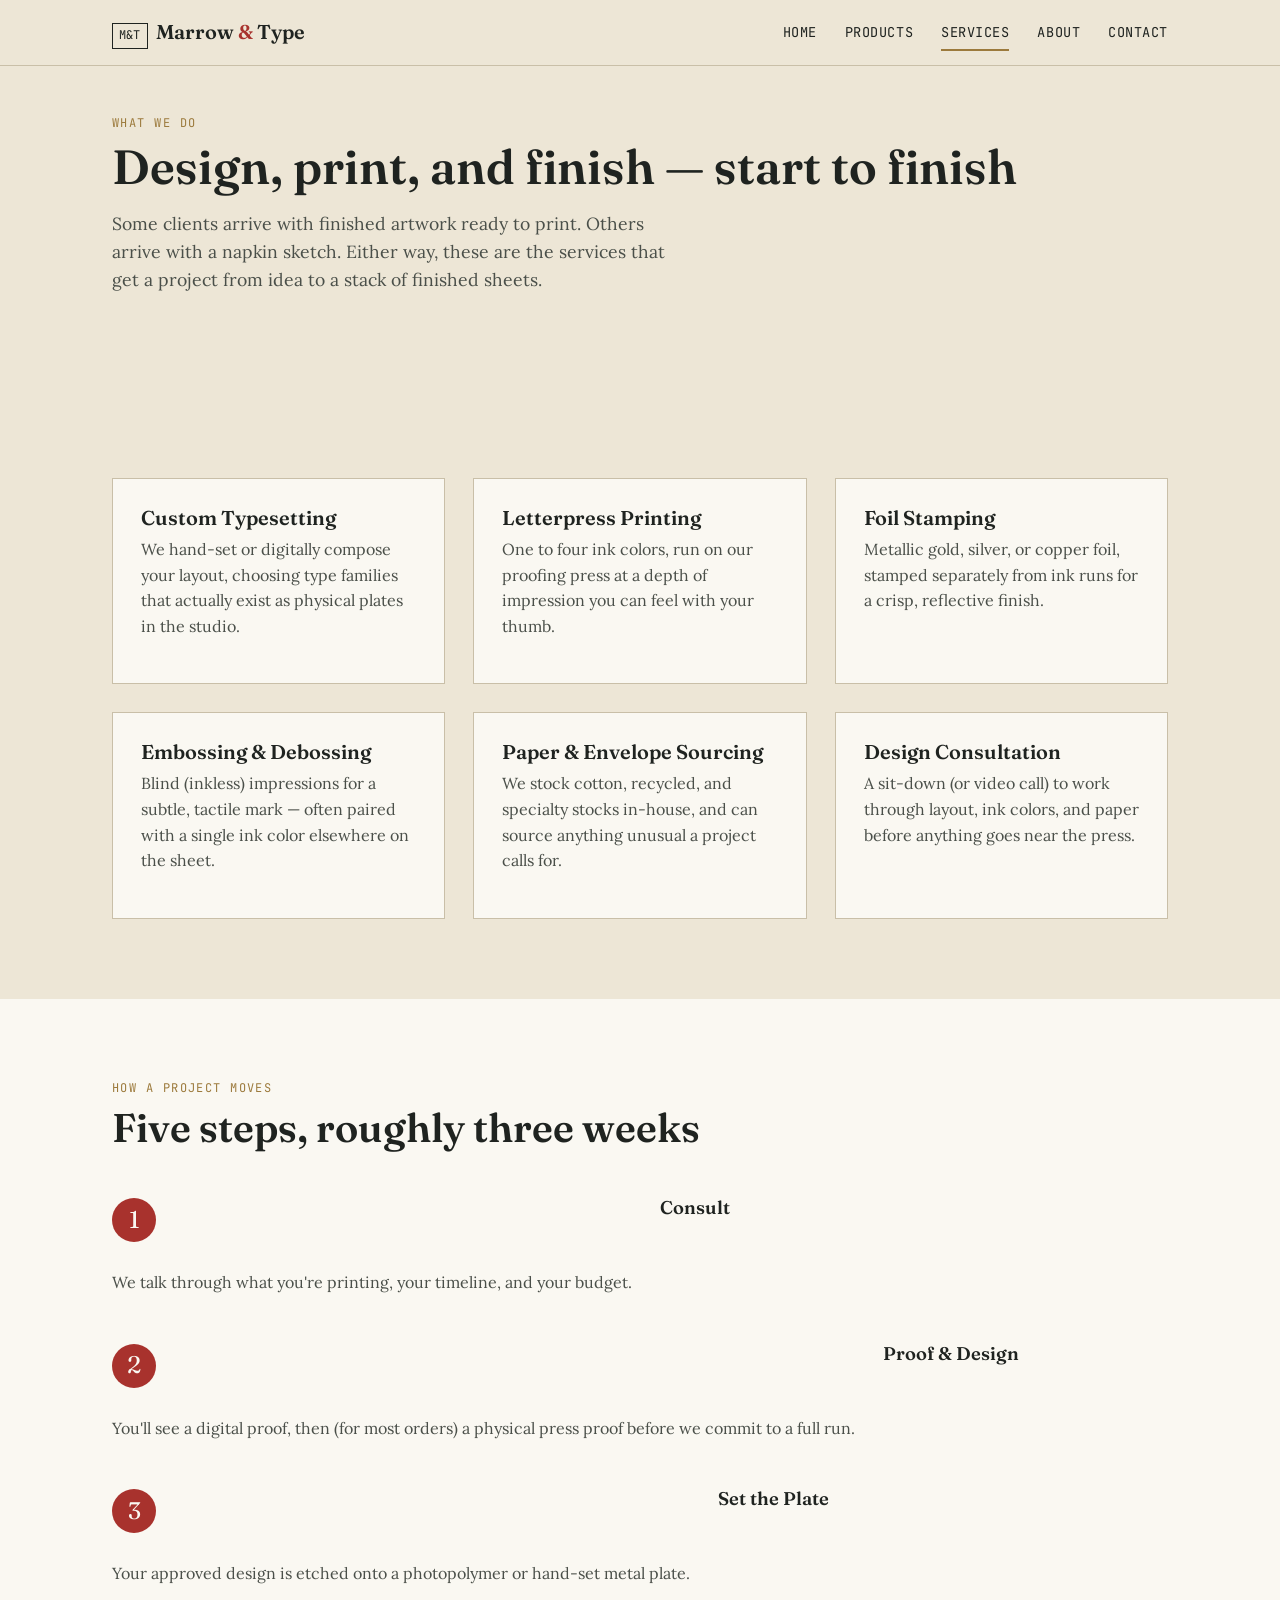
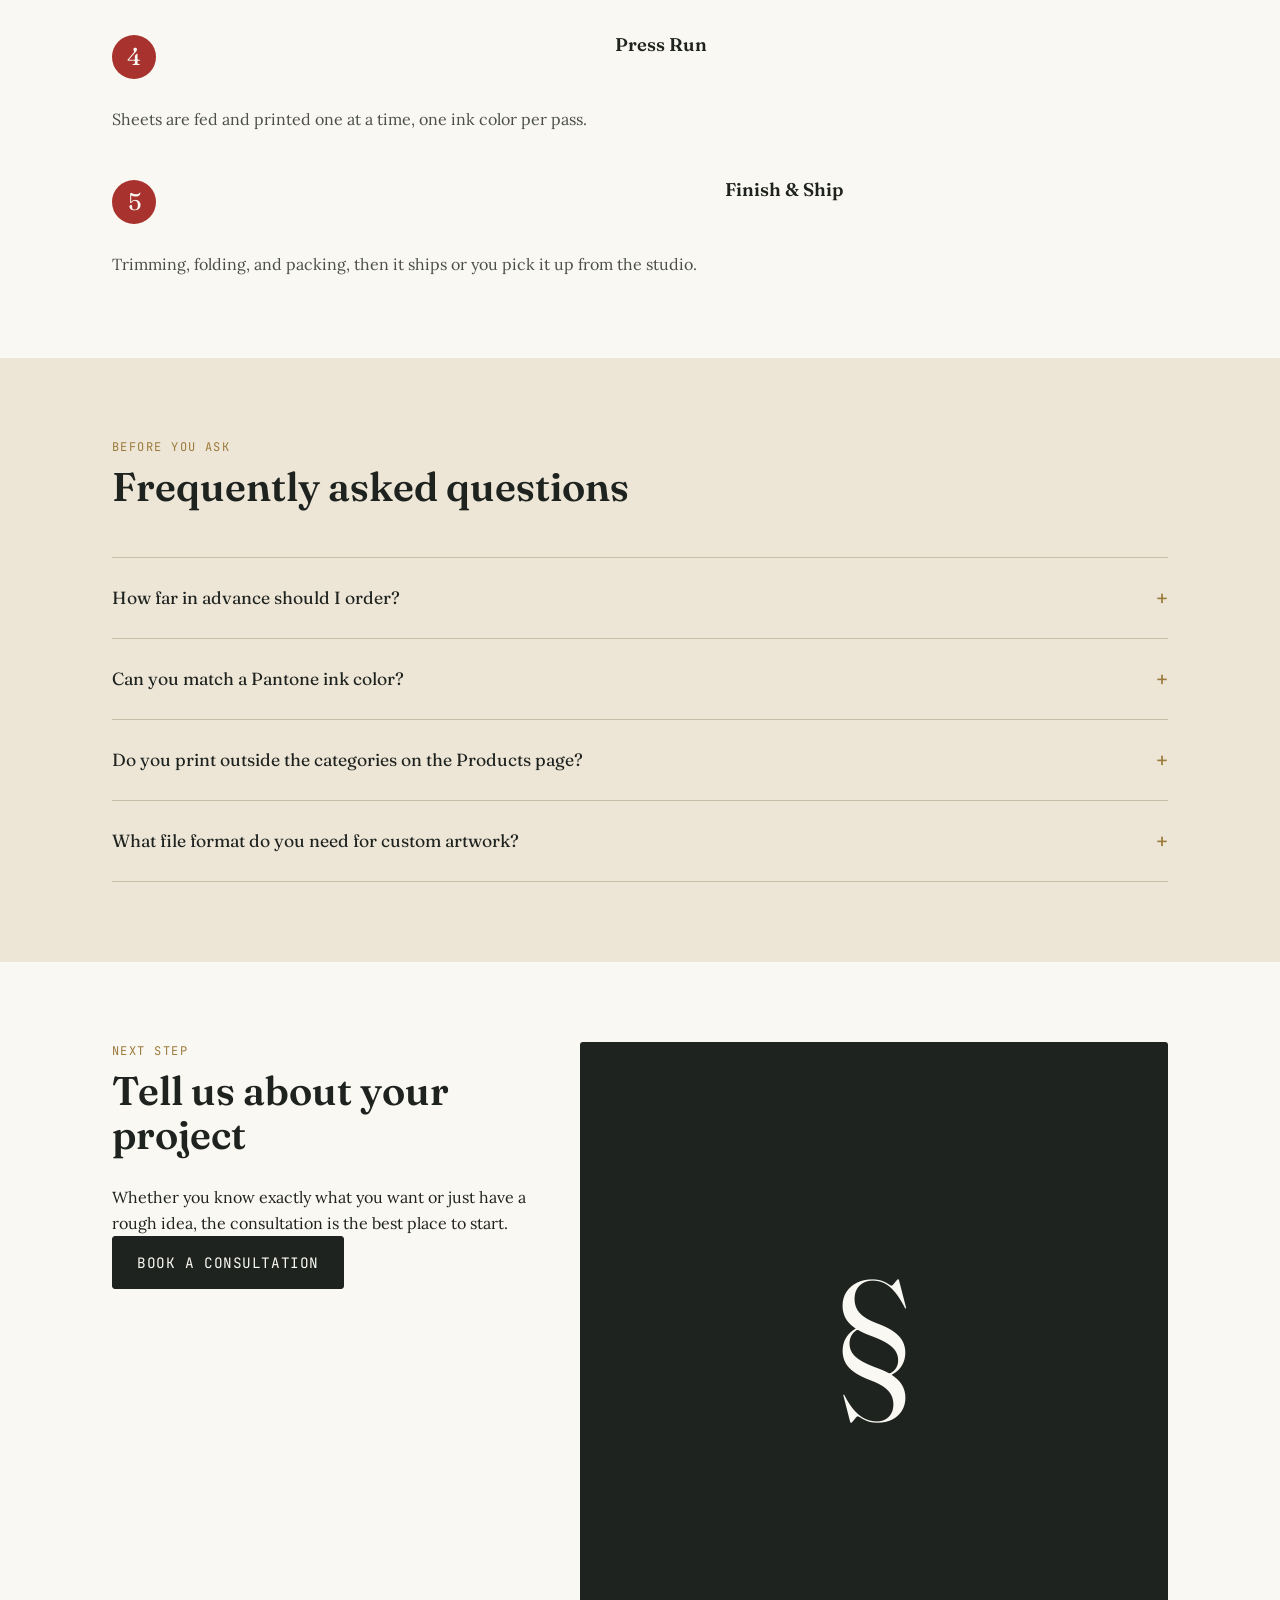
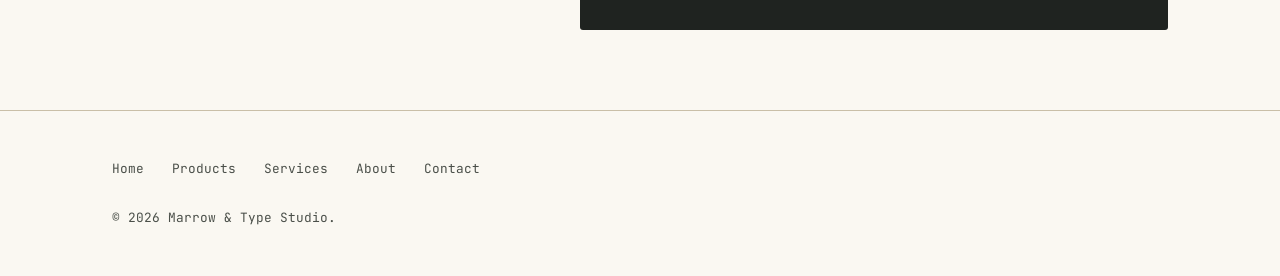
<file: services.html>
<!DOCTYPE html>
<!--
  =====================================================================
  MARROW & TYPE — Services (services.html)
  =====================================================================
  Same shared styles.css / script.js as the other pages. The one new
  idea on this page is the FAQ section near the bottom, built with
  native <details>/<summary> elements — a good reminder that HTML
  itself already knows how to do some "interactive" things (expand/
  collapse) with ZERO JavaScript. Compare that to the filter buttons
  on products.html, which genuinely needed JS because "only show cards
  matching X" isn't something plain HTML can express on its own.
  =====================================================================
-->
<html lang="en">
<head>
  <meta charset="UTF-8" />
  <meta name="viewport" content="width=device-width, initial-scale=1.0" />

  <title>Services — Marrow &amp; Type</title>
  <meta name="description" content="From custom typesetting to foil finishing — how Marrow & Type takes a project from idea to printed sheet." />

  <link rel="preconnect" href="https://fonts.googleapis.com" />
  <link rel="preconnect" href="https://fonts.gstatic.com" crossorigin />
  <link
    href="https://fonts.googleapis.com/css2?family=Fraunces:opsz,wght@9..144,400..700&family=JetBrains+Mono:wght@400;500&family=Lora:ital,wght@0,400;0,500;1,400&display=swap"
    rel="stylesheet"
  />
  <link rel="stylesheet" href="styles.css" />
</head>
<body>

  <a class="skip-link" href="#main-content">Skip to main content</a>

  <!-- HEADER — same markup as the other pages, aria-current on "Services". -->
  <header class="site-header" id="top">
    <div class="wrap header-inner">
      <a href="index.html" class="brand" aria-label="Marrow & Type — home">
        <span class="brand-mark" aria-hidden="true">M&amp;T</span>
        <span class="brand-name">Marrow <em>&amp;</em> Type</span>
      </a>

      <button
        class="nav-toggle"
        id="nav-toggle"
        type="button"
        aria-expanded="false"
        aria-controls="primary-nav"
      >
        <span class="nav-toggle-bar"></span>
        <span class="nav-toggle-bar"></span>
        <span class="nav-toggle-bar"></span>
        <span class="visually-hidden">Menu</span>
      </button>

      <nav class="primary-nav" id="primary-nav" aria-label="Primary">
        <ul>
          <li><a href="index.html">Home</a></li>
          <li><a href="products.html">Products</a></li>
          <li><a href="services.html" aria-current="page">Services</a></li>
          <li><a href="about.html">About</a></li>
          <li><a href="contact.html">Contact</a></li>
        </ul>
      </nav>
    </div>
  </header>

  <main id="main-content">

    <!-- ---------------- PAGE HERO ---------------- -->
    <section class="page-hero">
      <div class="wrap">
        <p class="eyebrow">What we do</p>
        <h1>Design, print, and finish — start to finish</h1>
        <p class="hero-lede">
          Some clients arrive with finished artwork ready to print. Others
          arrive with a napkin sketch. Either way, these are the services
          that get a project from idea to a stack of finished sheets.
        </p>
      </div>
    </section>

    <!-- ---------------- SERVICE GRID ---------------- -->
    <section class="section">
      <div class="wrap">
        <div class="card-grid">

          <article class="card">
            <h3>Custom Typesetting</h3>
            <p>We hand-set or digitally compose your layout, choosing type families that actually exist as physical plates in the studio.</p>
          </article>

          <article class="card">
            <h3>Letterpress Printing</h3>
            <p>One to four ink colors, run on our proofing press at a depth of impression you can feel with your thumb.</p>
          </article>

          <article class="card">
            <h3>Foil Stamping</h3>
            <p>Metallic gold, silver, or copper foil, stamped separately from ink runs for a crisp, reflective finish.</p>
          </article>

          <article class="card">
            <h3>Embossing &amp; Debossing</h3>
            <p>Blind (inkless) impressions for a subtle, tactile mark — often paired with a single ink color elsewhere on the sheet.</p>
          </article>

          <article class="card">
            <h3>Paper &amp; Envelope Sourcing</h3>
            <p>We stock cotton, recycled, and specialty stocks in-house, and can source anything unusual a project calls for.</p>
          </article>

          <article class="card">
            <h3>Design Consultation</h3>
            <p>A sit-down (or video call) to work through layout, ink colors, and paper before anything goes near the press.</p>
          </article>

        </div>
      </div>
    </section>

    <!-- ---------------- PROCESS ----------------
         This IS a genuine sequence (each step depends on the one
         before it finishing), so numbering it is meaningful — unlike
         slapping "01 / 02 / 03" on cards that don't have any real
         order. We use a semantic <ol> for exactly that reason. -->
    <section class="section section-muted" aria-labelledby="process-heading">
      <div class="wrap">
        <p class="eyebrow">How a project moves</p>
        <h2 id="process-heading">Five steps, roughly three weeks</h2>

        <ol class="process-list">
          <li>
            <h3>Consult</h3>
            <p>We talk through what you're printing, your timeline, and your budget.</p>
          </li>
          <li>
            <h3>Proof &amp; Design</h3>
            <p>You'll see a digital proof, then (for most orders) a physical press proof before we commit to a full run.</p>
          </li>
          <li>
            <h3>Set the Plate</h3>
            <p>Your approved design is etched onto a photopolymer or hand-set metal plate.</p>
          </li>
          <li>
            <h3>Press Run</h3>
            <p>Sheets are fed and printed one at a time, one ink color per pass.</p>
          </li>
          <li>
            <h3>Finish &amp; Ship</h3>
            <p>Trimming, folding, and packing, then it ships or you pick it up from the studio.</p>
          </li>
        </ol>
      </div>
    </section>

    <!-- ---------------- FAQ ----------------
         <details>/<summary> is a native HTML disclosure widget: click
         the <summary> and the browser shows/hides everything else
         inside <details> — no JavaScript, no ARIA attributes needed,
         because the semantics (expanded/collapsed, keyboard support,
         screen reader announcements) are built into the element itself. -->
    <section class="section" aria-labelledby="faq-heading">
      <div class="wrap">
        <p class="eyebrow">Before you ask</p>
        <h2 id="faq-heading">Frequently asked questions</h2>

        <div class="faq-list">
          <details>
            <summary>How far in advance should I order?</summary>
            <p>For weddings, 3–4 months before you need to mail invitations. For business stationery or art prints, 2–3 weeks is usually enough.</p>
          </details>

          <details>
            <summary>Can you match a Pantone ink color?</summary>
            <p>Yes — we mix ink to Pantone spot colors for every order. Bring a swatch or a Pantone number and we'll match it as closely as letterpress ink allows.</p>
          </details>

          <details>
            <summary>Do you print outside the categories on the Products page?</summary>
            <p>Often, yes. Menus, packaging, gig posters, and zine covers are all things we've printed before — get in touch and we'll tell you honestly if it's a good fit for letterpress.</p>
          </details>

          <details>
            <summary>What file format do you need for custom artwork?</summary>
            <p>Vector files (AI, EPS, or PDF with outlined type) work best. If you only have a sketch or a reference image, our design consultation covers building it into print-ready artwork.</p>
          </details>
        </div>
      </div>
    </section>

    <!-- ---------------- CTA ---------------- -->
    <section class="section section-muted">
      <div class="wrap contact-inner">
        <div>
          <p class="eyebrow">Next step</p>
          <h2>Tell us about your project</h2>
          <p>
            Whether you know exactly what you want or just have a rough
            idea, the consultation is the best place to start.
          </p>
          <a class="btn btn-primary" href="contact.html">Book a consultation</a>
        </div>
        <div class="plate-swatch" aria-hidden="true">§</div>
      </div>
    </section>

  </main>

  <footer class="site-footer">
    <div class="wrap footer-inner">
      <nav aria-label="Footer">
        <ul>
          <li><a href="index.html">Home</a></li>
          <li><a href="products.html">Products</a></li>
          <li><a href="services.html">Services</a></li>
          <li><a href="about.html">About</a></li>
          <li><a href="contact.html">Contact</a></li>
        </ul>
      </nav>
      <p>&copy; <span id="current-year">2026</span> Marrow &amp; Type Studio.</p>
    </div>
  </footer>

  <script type="module" src="script.js"></script>
</body>
</html>
</file>
<file: styles.css>
/* =====================================================================
   MARROW & TYPE — styles.css
   =====================================================================
   How to read this file (also a mini "CSS anatomy" lesson):

   1. :root custom properties  → our design tokens (colors, type, spacing)
   2. Reset / base rules       → sane defaults across all browsers
   3. Layout utilities         → .wrap, .visually-hidden, etc.
   4. Components, top to bottom, in the same order they appear in
      index.html: header/nav → hero → cards → about → form → footer
   5. Media queries            → responsive adjustments, mobile-first

   Mobile-first means: the un-wrapped rules below target small screens
   by default, and @media (min-width: ...) blocks ADD styling for
   larger screens on top of that. This is usually easier to reason
   about than the opposite ("desktop-first") approach.
   ===================================================================== */

/* ---------------------------------------------------------------------
   1. DESIGN TOKENS
   Custom properties (the --variable-name: value syntax) are just
   named values we can reuse anywhere with var(--variable-name).
   Defining them once here means changing the whole site's palette
   later is a one-line edit instead of a find-and-replace.
   --------------------------------------------------------------------- */
:root {
  /* Color palette — inspired by paper, ink, and letterpress printing */
  --color-paper: #ede6d6;       /* main background: natural paper stock */
  --color-paper-white: #faf8f2; /* lighter panels / cards */
  --color-ink: #1f2320;         /* near-black ink, used for body text */
  --color-ink-soft: #4a4f49;    /* softer ink for secondary text */
  --color-red: #a8322d;         /* traditional letterpress red ink */
  --color-brass: #9c7a3c;       /* brass plate / accent */
  --color-shadow: #c9bfa8;      /* deboss/impression shadow on paper */
  --color-error: #a8322d;       /* reuse the red ink tone for errors */
  --color-success: #4b6d4f;     /* muted green for success states */

  /* Typography */
  --font-display: "Fraunces", Georgia, serif;
  --font-body: "Lora", Georgia, serif;
  --font-mono: "JetBrains Mono", "Courier New", monospace;

  /* Spacing scale — using one scale everywhere keeps rhythm consistent */
  --space-xs: 0.5rem;
  --space-sm: 1rem;
  --space-md: 1.75rem;
  --space-lg: 3rem;
  --space-xl: 5rem;

  /* Shared layout values */
  --content-width: 68rem;
  --radius: 3px; /* letterpress cards are square-ish, not bubbly */
}

/* ---------------------------------------------------------------------
   2. RESET / BASE RULES
   Every browser ships slightly different default spacing/typography.
   A small reset makes the page look the same everywhere we start from.
   --------------------------------------------------------------------- */

/* box-sizing: border-box means padding/border are INCLUDED in an
   element's declared width, instead of added on top of it. This is
   the single most-argued-about-yet-agreed-upon CSS rule in the
   industry — almost every project uses it. */
*,
*::before,
*::after {
  box-sizing: border-box;
}

/* Remove default margins browsers apply to these elements so we can
   control spacing deliberately via our own spacing scale. */
body,
h1,
h2,
h3,
p,
figure,
blockquote,
ul,
ol {
  margin: 0;
}

html {
  /* 100% keeps the base font-size at the browser default (usually
     16px) but lets it respect a user's own font-size preferences —
     better for accessibility than hard-coding "font-size: 16px". */
  font-size: 100%;
  scroll-behavior: smooth; /* smooth-scrolls to #contact, etc. */
}

body {
  font-family: var(--font-body);
  color: var(--color-ink);
  background-color: var(--color-paper);
  line-height: 1.6;

  /* A very subtle repeating dot pattern to suggest paper "tooth"
     (texture) without loading an actual image file. This is a nice
     example of CSS doing decorative work that would otherwise need
     an image asset. */
  background-image: radial-gradient(var(--color-shadow) 0.6px, transparent 0.6px);
  background-size: 18px 18px;
}

img {
  max-width: 100%;
  display: block;
}

a {
  color: inherit;
}

/* Respect users who've asked their OS to reduce motion — an
   accessibility best practice, not just a nice-to-have. */
@media (prefers-reduced-motion: reduce) {
  html {
    scroll-behavior: auto;
  }
  *,
  *::before,
  *::after {
    animation-duration: 0.001ms !important;
    animation-iteration-count: 1 !important;
    transition-duration: 0.001ms !important;
  }
}

/* Visible focus outline for keyboard users. Never remove focus
   outlines without replacing them with something equally visible —
   it's one of the most common accessibility mistakes on the web. */
:focus-visible {
  outline: 3px solid var(--color-brass);
  outline-offset: 2px;
}

/* ---------------------------------------------------------------------
   3. LAYOUT UTILITIES
   --------------------------------------------------------------------- */

/* .wrap centers content and caps its width — reused on every section
   so the whole page shares one consistent horizontal rhythm. */
.wrap {
  width: 100%;
  max-width: var(--content-width);
  margin-inline: auto; /* shorthand for margin-left + margin-right: auto */
  padding-inline: var(--space-sm);
}

/* Hides content visually while keeping it available to screen readers —
   used for the skip link (until focused) and "Menu" label text. */
.visually-hidden {
  position: absolute;
  width: 1px;
  height: 1px;
  padding: 0;
  margin: -1px;
  overflow: hidden;
  clip: rect(0, 0, 0, 0);
  white-space: nowrap;
  border: 0;
}

.skip-link {
  position: absolute;
  left: -999px;
  top: 0;
  background: var(--color-ink);
  color: var(--color-paper-white);
  padding: var(--space-xs) var(--space-sm);
  z-index: 100;
}
.skip-link:focus {
  left: var(--space-sm);
  top: var(--space-sm);
}

/* Honeypot field: hidden from sighted users via positioning + opacity
   rather than display:none/visibility:hidden. Some spam bots are
   coded to specifically skip display:none fields (since that's the
   "obvious" honeypot trick), so pushing it off-screen and making it
   transparent is a slightly more robust trick. */
.visually-hidden-honeypot {
  position: absolute;
  left: -5000px;
  opacity: 0;
  height: 0;
  overflow: hidden;
}

.eyebrow {
  font-family: var(--font-mono);
  font-size: 0.75rem;
  letter-spacing: 0.12em;
  text-transform: uppercase;
  color: var(--color-brass);
  margin-bottom: var(--space-xs);
}

h1,
h2,
h3 {
  font-family: var(--font-display);
  font-weight: 600;
  line-height: 1.1;
  color: var(--color-ink);
}

h2 {
  font-size: clamp(1.75rem, 4vw, 2.5rem);
  margin-bottom: var(--space-md);
}

/* A generic "section" spacing wrapper reused across the page. */
.section {
  padding-block: var(--space-xl);
}

.section-muted {
  background-color: var(--color-paper-white);
}

/* ---------------------------------------------------------------------
   4a. HEADER / NAV
   --------------------------------------------------------------------- */
.site-header {
  position: sticky;
  top: 0;
  z-index: 50;
  background-color: var(--color-paper);
  border-bottom: 1px solid var(--color-shadow);
}

.header-inner {
  display: flex;
  align-items: center;
  justify-content: space-between;
  padding-block: var(--space-sm);
}

.brand {
  display: flex;
  align-items: baseline;
  gap: var(--space-xs);
  text-decoration: none;
}

.brand-mark {
  font-family: var(--font-mono);
  font-size: 0.75rem;
  border: 1px solid var(--color-ink);
  padding: 0.15rem 0.4rem;
}

.brand-name {
  font-family: var(--font-display);
  font-size: 1.25rem;
  font-weight: 600;
}
.brand-name em {
  color: var(--color-red);
  font-style: normal;
}

/* Nav is a <ul> of links laid out with flexbox — one of the two main
   CSS layout systems (the other being Grid, used below in .card-grid).
   Flexbox is ideal for a single row/column of items like this. */
.primary-nav ul {
  display: flex;
  gap: var(--space-md);
  list-style: none;
  padding: 0;
}

.primary-nav a {
  text-decoration: none;
  font-family: var(--font-mono);
  font-size: 0.85rem;
  text-transform: uppercase;
  letter-spacing: 0.04em;
  padding-block: var(--space-xs);
  border-bottom: 2px solid transparent;
  transition: border-color 0.15s ease;
}
.primary-nav a:hover,
.primary-nav a:focus-visible {
  border-color: var(--color-red);
}
/* aria-current="page" is set in the HTML on the active link; we hook
   into that attribute directly instead of adding a separate CSS class. */
.primary-nav a[aria-current="page"] {
  border-color: var(--color-brass);
}

/* Hamburger button — hidden by default (desktop-first for THIS one
   component, shown only under the max-width media query below). */
.nav-toggle {
  display: none;
  flex-direction: column;
  gap: 4px;
  background: none;
  border: none;
  cursor: pointer;
  padding: var(--space-xs);
}
.nav-toggle-bar {
  width: 22px;
  height: 2px;
  background-color: var(--color-ink);
}

/* ---------------------------------------------------------------------
   4b. HERO
   --------------------------------------------------------------------- */
.hero {
  padding-block: var(--space-xl);
}

.hero-title {
  font-size: clamp(2.5rem, 7vw, 4.5rem);
  margin-block: var(--space-sm) var(--space-md);
}

/* The "deboss" effect: layered text-shadows simulate a letterpress
   impression pushed into paper — a light shadow above-left and a
   darker one below-right of the text. This is the page's signature
   visual detail, tying the CSS technique directly back to the
   subject (real letterpress printing debosses paper). */
.deboss {
  color: var(--color-paper);
  -webkit-text-stroke: 1px var(--color-ink);
  text-shadow:
    1px 1px 0 var(--color-paper-white),
    -1px -1px 1px var(--color-shadow);
}

.hero-lede {
  max-width: 38ch; /* "ch" = width of the "0" character; great for
                       capping line length so paragraphs stay readable */
  font-size: 1.1rem;
  color: var(--color-ink-soft);
  margin-bottom: var(--space-md);
}

.hero-actions {
  display: flex;
  flex-wrap: wrap;
  gap: var(--space-sm);
}

/* Buttons share a base look, then two modifier classes change color. 
   This "base + modifier" pattern avoids repeating shared rules. */
.btn {
  display: inline-block;
  font-family: var(--font-mono);
  font-size: 0.9rem;
  text-transform: uppercase;
  letter-spacing: 0.04em;
  text-decoration: none;
  padding: 0.85rem 1.5rem;
  border-radius: var(--radius);
  border: 1px solid var(--color-ink);
  transition: transform 0.15s ease, background-color 0.15s ease, color 0.15s ease;
  cursor: pointer;
}
.btn:hover,
.btn:focus-visible {
  transform: translateY(-2px);
}
.btn-primary {
  background-color: var(--color-ink);
  color: var(--color-paper-white);
}
.btn-primary:hover,
.btn-primary:focus-visible {
  background-color: var(--color-red);
  border-color: var(--color-red);
}
.btn-ghost {
  background-color: transparent;
  color: var(--color-ink);
}
.btn-ghost:hover,
.btn-ghost:focus-visible {
  background-color: var(--color-paper-white);
}
.btn:disabled {
  opacity: 0.6;
  cursor: not-allowed;
  transform: none;
}

/* ---------------------------------------------------------------------
   4c. CARD GRID ("What we make")
   CSS Grid is used here (rather than Flexbox) because we're laying
   out a two-dimensional collection of equal-ish cards, which is
   exactly the problem Grid was designed for.
   --------------------------------------------------------------------- */
.card-grid {
  display: grid;
  grid-template-columns: 1fr; /* one column by default (mobile) */
  gap: var(--space-md);
  margin-top: var(--space-lg);
}

.card {
  background-color: var(--color-paper-white);
  border: 1px solid var(--color-shadow);
  padding: var(--space-md);
  transition: transform 0.2s ease, box-shadow 0.2s ease;
}
.card:hover {
  box-shadow: 4px 4px 0 var(--color-shadow);
}
.card h3 {
  font-size: 1.25rem;
  margin-bottom: var(--space-xs);
}
.card p {
  color: var(--color-ink-soft);
  margin-bottom: var(--space-sm);
}
.card a {
  font-family: var(--font-mono);
  font-size: 0.85rem;
  text-decoration: none;
  color: var(--color-red);
}

/* A tiny nod to hand-set wood type sitting slightly askew on a
   composing stick — subtle rotation on two of the three cards. */
.card-tilt-left {
  transform: rotate(-0.6deg);
}
.card-tilt-right {
  transform: rotate(0.6deg);
}

/* ---------------------------------------------------------------------
   4d. ABOUT TEASER
   --------------------------------------------------------------------- */
.about-inner {
  display: grid;
  grid-template-columns: 1fr;
  gap: var(--space-lg);
  align-items: center;
}

.link-underline {
  display: inline-block;
  margin-top: var(--space-sm);
  text-decoration: underline;
  text-decoration-color: var(--color-brass);
  text-underline-offset: 4px;
}

/* A big decorative letterform swatch standing in for a photo of the
   press in action — avoids needing an image asset for this demo. */
.plate-swatch {
  font-family: var(--font-display);
  font-size: clamp(6rem, 20vw, 10rem);
  text-align: center;
  color: var(--color-paper-white);
  background-color: var(--color-ink);
  aspect-ratio: 1 / 1;
  display: flex;
  align-items: center;
  justify-content: center;
  border-radius: var(--radius);
}

/* ---------------------------------------------------------------------
   4e. CONTACT FORM
   --------------------------------------------------------------------- */
.contact-inner {
  display: grid;
  grid-template-columns: 1fr;
  gap: var(--space-lg);
}

.contact-intro p {
  color: var(--color-ink-soft);
}

.contact-form {
  display: flex;
  flex-direction: column;
  gap: var(--space-md);
}

.form-row {
  display: flex;
  flex-direction: column;
  gap: 0.35rem;
}

.form-row label {
  font-family: var(--font-mono);
  font-size: 0.8rem;
  text-transform: uppercase;
  letter-spacing: 0.04em;
}

.form-row input,
.form-row textarea {
  font-family: var(--font-body);
  font-size: 1rem;
  padding: 0.75rem;
  border: 1px solid var(--color-ink-soft);
  border-radius: var(--radius);
  background-color: var(--color-paper-white);
  color: var(--color-ink);
}

.form-row input:focus,
.form-row textarea:focus {
  border-color: var(--color-brass);
}

/* Applied by script.js when a field fails Zod validation. Keeping the
   "what does invalid look like" rule here in CSS (rather than JS
   inlining styles) keeps concerns nicely separated. */
.form-row.invalid input,
.form-row.invalid textarea {
  border-color: var(--color-error);
}

.field-error {
  min-height: 1.1em; /* reserves space so layout doesn't jump when an
                         error message appears/disappears */
  font-size: 0.85rem;
  color: var(--color-error);
}

.form-status {
  font-family: var(--font-mono);
  font-size: 0.9rem;
}
.form-status[data-state="success"] {
  color: var(--color-success);
}
.form-status[data-state="error"] {
  color: var(--color-error);
}

/* ---------------------------------------------------------------------
   4f. FOOTER
   --------------------------------------------------------------------- */
.site-footer {
  border-top: 1px solid var(--color-shadow);
  padding-block: var(--space-lg);
  background-color: var(--color-paper-white);
}

.footer-inner {
  display: flex;
  flex-direction: column;
  gap: var(--space-md);
  font-family: var(--font-mono);
  font-size: 0.8rem;
  color: var(--color-ink-soft);
}

.footer-inner nav ul {
  display: flex;
  flex-wrap: wrap;
  gap: var(--space-sm) var(--space-md);
  list-style: none;
  padding: 0;
}
.footer-inner nav a {
  text-decoration: none;
}
.footer-inner nav a:hover {
  color: var(--color-red);
}

/* =======================================================================
   5. MEDIA QUERIES — mobile-first, so these ADD layout as space allows.
   ======================================================================= */

/* Small screens only: show the hamburger, hide the full nav list until
   it's toggled open by script.js (which adds/removes .is-open). */
@media (max-width: 46rem) {
  .nav-toggle {
    display: flex;
  }

  .primary-nav {
    position: absolute;
    inset-inline: 0;
    top: 100%;
    background-color: var(--color-paper);
    border-bottom: 1px solid var(--color-shadow);
    display: none; /* JS toggles this via the .is-open class below */
  }
  .primary-nav.is-open {
    display: block;
  }
  .primary-nav ul {
    flex-direction: column;
    gap: 0;
    padding: var(--space-sm);
  }
  .primary-nav a {
    display: block;
    padding: var(--space-sm) 0;
  }
}

/* Tablet and up: cards sit two-per-row, about section becomes a
   two-column layout instead of stacked. */
@media (min-width: 40rem) {
  .card-grid {
    grid-template-columns: repeat(2, 1fr);
  }
  .about-inner {
    grid-template-columns: 3fr 2fr;
  }
  .contact-inner {
    grid-template-columns: 1fr 1.4fr;
    align-items: start;
  }
}

/* Desktop: cards go three-per-row now that there's room. */
@media (min-width: 60rem) {
  .card-grid {
    grid-template-columns: repeat(3, 1fr);
  }
}


/* =====================================================================
   MARROW & TYPE — styles.css
   =====================================================================
   How to read this file (also a mini "CSS anatomy" lesson):

   1. :root custom properties  → our design tokens (colors, type, spacing)
   2. Reset / base rules       → sane defaults across all browsers
   3. Layout utilities         → .wrap, .visually-hidden, etc.
   4. Components, top to bottom, in the same order they appear in
      index.html: header/nav → hero → cards → about → form → footer
   5. Media queries            → responsive adjustments, mobile-first

   Mobile-first means: the un-wrapped rules below target small screens
   by default, and @media (min-width: ...) blocks ADD styling for
   larger screens on top of that. This is usually easier to reason
   about than the opposite ("desktop-first") approach.
   ===================================================================== */

/* ---------------------------------------------------------------------
   1. DESIGN TOKENS
   Custom properties (the --variable-name: value syntax) are just
   named values we can reuse anywhere with var(--variable-name).
   Defining them once here means changing the whole site's palette
   later is a one-line edit instead of a find-and-replace.
   --------------------------------------------------------------------- */
:root {
  /* Color palette — inspired by paper, ink, and letterpress printing */
  --color-paper: #ede6d6;       /* main background: natural paper stock */
  --color-paper-white: #faf8f2; /* lighter panels / cards */
  --color-ink: #1f2320;         /* near-black ink, used for body text */
  --color-ink-soft: #4a4f49;    /* softer ink for secondary text */
  --color-red: #a8322d;         /* traditional letterpress red ink */
  --color-brass: #9c7a3c;       /* brass plate / accent */
  --color-shadow: #c9bfa8;      /* deboss/impression shadow on paper */
  --color-error: #a8322d;       /* reuse the red ink tone for errors */
  --color-success: #4b6d4f;     /* muted green for success states */

  /* Typography */
  --font-display: "Fraunces", Georgia, serif;
  --font-body: "Lora", Georgia, serif;
  --font-mono: "JetBrains Mono", "Courier New", monospace;

  /* Spacing scale — using one scale everywhere keeps rhythm consistent */
  --space-xs: 0.5rem;
  --space-sm: 1rem;
  --space-md: 1.75rem;
  --space-lg: 3rem;
  --space-xl: 5rem;

  /* Shared layout values */
  --content-width: 68rem;
  --radius: 3px; /* letterpress cards are square-ish, not bubbly */
}

/* ---------------------------------------------------------------------
   2. RESET / BASE RULES
   Every browser ships slightly different default spacing/typography.
   A small reset makes the page look the same everywhere we start from.
   --------------------------------------------------------------------- */

/* box-sizing: border-box means padding/border are INCLUDED in an
   element's declared width, instead of added on top of it. This is
   the single most-argued-about-yet-agreed-upon CSS rule in the
   industry — almost every project uses it. */
*,
*::before,
*::after {
  box-sizing: border-box;
}

/* Remove default margins browsers apply to these elements so we can
   control spacing deliberately via our own spacing scale. */
body,
h1,
h2,
h3,
p,
figure,
blockquote,
ul,
ol {
  margin: 0;
}

html {
  /* 100% keeps the base font-size at the browser default (usually
     16px) but lets it respect a user's own font-size preferences —
     better for accessibility than hard-coding "font-size: 16px". */
  font-size: 100%;
  scroll-behavior: smooth; /* smooth-scrolls to #contact, etc. */
}

body {
  font-family: var(--font-body);
  color: var(--color-ink);
  background-color: var(--color-paper);
  line-height: 1.6;

  /* A very subtle repeating dot pattern to suggest paper "tooth"
     (texture) without loading an actual image file. This is a nice
     example of CSS doing decorative work that would otherwise need
     an image asset. */
  background-image: radial-gradient(var(--color-shadow) 0.6px, transparent 0.6px);
  background-size: 18px 18px;
}

img {
  max-width: 100%;
  display: block;
}

a {
  color: inherit;
}

/* Respect users who've asked their OS to reduce motion — an
   accessibility best practice, not just a nice-to-have. */
@media (prefers-reduced-motion: reduce) {
  html {
    scroll-behavior: auto;
  }
  *,
  *::before,
  *::after {
    animation-duration: 0.001ms !important;
    animation-iteration-count: 1 !important;
    transition-duration: 0.001ms !important;
  }
}

/* Visible focus outline for keyboard users. Never remove focus
   outlines without replacing them with something equally visible —
   it's one of the most common accessibility mistakes on the web. */
:focus-visible {
  outline: 3px solid var(--color-brass);
  outline-offset: 2px;
}

/* ---------------------------------------------------------------------
   3. LAYOUT UTILITIES
   --------------------------------------------------------------------- */

/* .wrap centers content and caps its width — reused on every section
   so the whole page shares one consistent horizontal rhythm. */
.wrap {
  width: 100%;
  max-width: var(--content-width);
  margin-inline: auto; /* shorthand for margin-left + margin-right: auto */
  padding-inline: var(--space-sm);
}

/* Hides content visually while keeping it available to screen readers —
   used for the skip link (until focused) and "Menu" label text. */
.visually-hidden {
  position: absolute;
  width: 1px;
  height: 1px;
  padding: 0;
  margin: -1px;
  overflow: hidden;
  clip: rect(0, 0, 0, 0);
  white-space: nowrap;
  border: 0;
}

.skip-link {
  position: absolute;
  left: -999px;
  top: 0;
  background: var(--color-ink);
  color: var(--color-paper-white);
  padding: var(--space-xs) var(--space-sm);
  z-index: 100;
}
.skip-link:focus {
  left: var(--space-sm);
  top: var(--space-sm);
}

/* Honeypot field: hidden from sighted users via positioning + opacity
   rather than display:none/visibility:hidden. Some spam bots are
   coded to specifically skip display:none fields (since that's the
   "obvious" honeypot trick), so pushing it off-screen and making it
   transparent is a slightly more robust trick. */
.visually-hidden-honeypot {
  position: absolute;
  left: -5000px;
  opacity: 0;
  height: 0;
  overflow: hidden;
}

.eyebrow {
  font-family: var(--font-mono);
  font-size: 0.75rem;
  letter-spacing: 0.12em;
  text-transform: uppercase;
  color: var(--color-brass);
  margin-bottom: var(--space-xs);
}

h1,
h2,
h3 {
  font-family: var(--font-display);
  font-weight: 600;
  line-height: 1.1;
  color: var(--color-ink);
}

h2 {
  font-size: clamp(1.75rem, 4vw, 2.5rem);
  margin-bottom: var(--space-md);
}

/* A generic "section" spacing wrapper reused across the page. */
.section {
  padding-block: var(--space-xl);
}

.section-muted {
  background-color: var(--color-paper-white);
}

/* ---------------------------------------------------------------------
   4a. HEADER / NAV
   --------------------------------------------------------------------- */
.site-header {
  position: sticky;
  top: 0;
  z-index: 50;
  background-color: var(--color-paper);
  border-bottom: 1px solid var(--color-shadow);
}

.header-inner {
  display: flex;
  align-items: center;
  justify-content: space-between;
  padding-block: var(--space-sm);
}

.brand {
  display: flex;
  align-items: baseline;
  gap: var(--space-xs);
  text-decoration: none;
}

.brand-mark {
  font-family: var(--font-mono);
  font-size: 0.75rem;
  border: 1px solid var(--color-ink);
  padding: 0.15rem 0.4rem;
}

.brand-name {
  font-family: var(--font-display);
  font-size: 1.25rem;
  font-weight: 600;
}
.brand-name em {
  color: var(--color-red);
  font-style: normal;
}

/* Nav is a <ul> of links laid out with flexbox — one of the two main
   CSS layout systems (the other being Grid, used below in .card-grid).
   Flexbox is ideal for a single row/column of items like this. */
.primary-nav ul {
  display: flex;
  gap: var(--space-md);
  list-style: none;
  padding: 0;
}

.primary-nav a {
  text-decoration: none;
  font-family: var(--font-mono);
  font-size: 0.85rem;
  text-transform: uppercase;
  letter-spacing: 0.04em;
  padding-block: var(--space-xs);
  border-bottom: 2px solid transparent;
  transition: border-color 0.15s ease;
}
.primary-nav a:hover,
.primary-nav a:focus-visible {
  border-color: var(--color-red);
}
/* aria-current="page" is set in the HTML on the active link; we hook
   into that attribute directly instead of adding a separate CSS class. */
.primary-nav a[aria-current="page"] {
  border-color: var(--color-brass);
}

/* Hamburger button — hidden by default (desktop-first for THIS one
   component, shown only under the max-width media query below). */
.nav-toggle {
  display: none;
  flex-direction: column;
  gap: 4px;
  background: none;
  border: none;
  cursor: pointer;
  padding: var(--space-xs);
}
.nav-toggle-bar {
  width: 22px;
  height: 2px;
  background-color: var(--color-ink);
}

/* ---------------------------------------------------------------------
   4b. HERO
   --------------------------------------------------------------------- */
.hero {
  padding-block: var(--space-xl);
}

.hero-title {
  font-size: clamp(2.5rem, 7vw, 4.5rem);
  margin-block: var(--space-sm) var(--space-md);
}

/* The "deboss" effect: layered text-shadows simulate a letterpress
   impression pushed into paper — a light shadow above-left and a
   darker one below-right of the text. This is the page's signature
   visual detail, tying the CSS technique directly back to the
   subject (real letterpress printing debosses paper). */
.deboss {
  color: var(--color-paper);
  -webkit-text-stroke: 1px var(--color-ink);
  text-shadow:
    1px 1px 0 var(--color-paper-white),
    -1px -1px 1px var(--color-shadow);
}

.hero-lede {
  max-width: 38ch; /* "ch" = width of the "0" character; great for
                       capping line length so paragraphs stay readable */
  font-size: 1.1rem;
  color: var(--color-ink-soft);
  margin-bottom: var(--space-md);
}

.hero-actions {
  display: flex;
  flex-wrap: wrap;
  gap: var(--space-sm);
}

/* Buttons share a base look, then two modifier classes change color. 
   This "base + modifier" pattern avoids repeating shared rules. */
.btn {
  display: inline-block;
  font-family: var(--font-mono);
  font-size: 0.9rem;
  text-transform: uppercase;
  letter-spacing: 0.04em;
  text-decoration: none;
  padding: 0.85rem 1.5rem;
  border-radius: var(--radius);
  border: 1px solid var(--color-ink);
  transition: transform 0.15s ease, background-color 0.15s ease, color 0.15s ease;
  cursor: pointer;
}
.btn:hover,
.btn:focus-visible {
  transform: translateY(-2px);
}
.btn-primary {
  background-color: var(--color-ink);
  color: var(--color-paper-white);
}
.btn-primary:hover,
.btn-primary:focus-visible {
  background-color: var(--color-red);
  border-color: var(--color-red);
}
.btn-ghost {
  background-color: transparent;
  color: var(--color-ink);
}
.btn-ghost:hover,
.btn-ghost:focus-visible {
  background-color: var(--color-paper-white);
}
.btn:disabled {
  opacity: 0.6;
  cursor: not-allowed;
  transform: none;
}

/* ---------------------------------------------------------------------
   4c. CARD GRID ("What we make")
   CSS Grid is used here (rather than Flexbox) because we're laying
   out a two-dimensional collection of equal-ish cards, which is
   exactly the problem Grid was designed for.
   --------------------------------------------------------------------- */
.card-grid {
  display: grid;
  grid-template-columns: 1fr; /* one column by default (mobile) */
  gap: var(--space-md);
  margin-top: var(--space-lg);
}

.card {
  background-color: var(--color-paper-white);
  border: 1px solid var(--color-shadow);
  padding: var(--space-md);
  transition: transform 0.2s ease, box-shadow 0.2s ease;
}
.card:hover {
  box-shadow: 4px 4px 0 var(--color-shadow);
}
.card h3 {
  font-size: 1.25rem;
  margin-bottom: var(--space-xs);
}
.card p {
  color: var(--color-ink-soft);
  margin-bottom: var(--space-sm);
}
.card a {
  font-family: var(--font-mono);
  font-size: 0.85rem;
  text-decoration: none;
  color: var(--color-red);
}

/* A tiny nod to hand-set wood type sitting slightly askew on a
   composing stick — subtle rotation on two of the three cards. */
.card-tilt-left {
  transform: rotate(-0.6deg);
}
.card-tilt-right {
  transform: rotate(0.6deg);
}

/* ---------------------------------------------------------------------
   4d. ABOUT TEASER
   --------------------------------------------------------------------- */
.about-inner {
  display: grid;
  grid-template-columns: 1fr;
  gap: var(--space-lg);
  align-items: center;
}

.link-underline {
  display: inline-block;
  margin-top: var(--space-sm);
  text-decoration: underline;
  text-decoration-color: var(--color-brass);
  text-underline-offset: 4px;
}

/* A big decorative letterform swatch standing in for a photo of the
   press in action — avoids needing an image asset for this demo. */
.plate-swatch {
  font-family: var(--font-display);
  font-size: clamp(6rem, 20vw, 10rem);
  text-align: center;
  color: var(--color-paper-white);
  background-color: var(--color-ink);
  aspect-ratio: 1 / 1;
  display: flex;
  align-items: center;
  justify-content: center;
  border-radius: var(--radius);
}

/* ---------------------------------------------------------------------
   4e. CONTACT FORM
   --------------------------------------------------------------------- */
.contact-inner {
  display: grid;
  grid-template-columns: 1fr;
  gap: var(--space-lg);
}

.contact-intro p {
  color: var(--color-ink-soft);
}

.contact-form {
  display: flex;
  flex-direction: column;
  gap: var(--space-md);
}

.form-row {
  display: flex;
  flex-direction: column;
  gap: 0.35rem;
}

.form-row label {
  font-family: var(--font-mono);
  font-size: 0.8rem;
  text-transform: uppercase;
  letter-spacing: 0.04em;
}

.form-row input,
.form-row textarea {
  font-family: var(--font-body);
  font-size: 1rem;
  padding: 0.75rem;
  border: 1px solid var(--color-ink-soft);
  border-radius: var(--radius);
  background-color: var(--color-paper-white);
  color: var(--color-ink);
}

.form-row input:focus,
.form-row textarea:focus {
  border-color: var(--color-brass);
}

/* Applied by script.js when a field fails Zod validation. Keeping the
   "what does invalid look like" rule here in CSS (rather than JS
   inlining styles) keeps concerns nicely separated. */
.form-row.invalid input,
.form-row.invalid textarea {
  border-color: var(--color-error);
}

.field-error {
  min-height: 1.1em; /* reserves space so layout doesn't jump when an
                         error message appears/disappears */
  font-size: 0.85rem;
  color: var(--color-error);
}

.form-status {
  font-family: var(--font-mono);
  font-size: 0.9rem;
}
.form-status[data-state="success"] {
  color: var(--color-success);
}
.form-status[data-state="error"] {
  color: var(--color-error);
}

/* ---------------------------------------------------------------------
   4f. FOOTER
   --------------------------------------------------------------------- */
.site-footer {
  border-top: 1px solid var(--color-shadow);
  padding-block: var(--space-lg);
  background-color: var(--color-paper-white);
}

.footer-inner {
  display: flex;
  flex-direction: column;
  gap: var(--space-md);
  font-family: var(--font-mono);
  font-size: 0.8rem;
  color: var(--color-ink-soft);
}

.footer-inner nav ul {
  display: flex;
  flex-wrap: wrap;
  gap: var(--space-sm) var(--space-md);
  list-style: none;
  padding: 0;
}
.footer-inner nav a {
  text-decoration: none;
}
.footer-inner nav a:hover {
  color: var(--color-red);
}

/* ---------------------------------------------------------------------
   4g. INNER-PAGE HERO (used by products.html and later pages)
   Shorter than the homepage hero — its job is orientation, not a
   first impression, so it skips the deboss effect and CTA buttons.
   --------------------------------------------------------------------- */
.page-hero {
  padding-block: var(--space-lg) var(--space-md);
}
.page-hero h1 {
  font-size: clamp(2rem, 5vw, 3rem);
  margin-block: var(--space-xs) var(--space-sm);
}
.page-hero .hero-lede {
  max-width: 52ch;
}

/* ---------------------------------------------------------------------
   4h. FILTER BAR (products.html)
   A row of toggle-style buttons. Only one carries .is-active at a
   time — script.js moves that class around and reads data-filter to
   decide which product cards to show.
   --------------------------------------------------------------------- */
.filter-bar {
  display: flex;
  flex-wrap: wrap;
  gap: var(--space-xs);
  padding-block: var(--space-sm) var(--space-lg);
  border-bottom: 1px solid var(--color-shadow);
}

.filter-btn {
  font-family: var(--font-mono);
  font-size: 0.8rem;
  text-transform: uppercase;
  letter-spacing: 0.04em;
  background: none;
  border: 1px solid var(--color-ink-soft);
  border-radius: 999px; /* fully-rounded "pill" shape, distinct from
                            the squared-off cards/buttons elsewhere —
                            signals "these are filters, not actions" */
  padding: 0.45rem 1rem;
  cursor: pointer;
  color: var(--color-ink-soft);
  transition: background-color 0.15s ease, color 0.15s ease, border-color 0.15s ease;
}
.filter-btn:hover {
  border-color: var(--color-ink);
  color: var(--color-ink);
}
.filter-btn.is-active {
  background-color: var(--color-ink);
  border-color: var(--color-ink);
  color: var(--color-paper-white);
}

/* ---------------------------------------------------------------------
   4i. PRODUCT GRID (products.html)
   Reuses the same responsive column counts as .card-grid, but as its
   own class since product cards carry extra elements (price tag,
   category eyebrow) the homepage's feature cards don't need.
   --------------------------------------------------------------------- */
.product-grid {
  display: grid;
  grid-template-columns: 1fr;
  gap: var(--space-md);
}

.product-card .eyebrow {
  margin-bottom: var(--space-xs);
}

.price-tag {
  font-family: var(--font-mono);
  font-size: 0.85rem;
  color: var(--color-ink);
  margin-bottom: var(--space-sm);
}

/* Hidden by default via the HTML `hidden` attribute in the markup;
   script.js removes `hidden` only when a filter leaves no visible
   cards. Styled here so it doesn't look like a stray line of text. */
.empty-state {
  font-family: var(--font-mono);
  color: var(--color-ink-soft);
  text-align: center;
  padding-block: var(--space-lg);
}

/* =======================================================================
   5. MEDIA QUERIES — mobile-first, so these ADD layout as space allows.
   ======================================================================= */

/* Small screens only: show the hamburger, hide the full nav list until
   it's toggled open by script.js (which adds/removes .is-open). */
@media (max-width: 46rem) {
  .nav-toggle {
    display: flex;
  }

  .primary-nav {
    position: absolute;
    inset-inline: 0;
    top: 100%;
    background-color: var(--color-paper);
    border-bottom: 1px solid var(--color-shadow);
    display: none; /* JS toggles this via the .is-open class below */
  }
  .primary-nav.is-open {
    display: block;
  }
  .primary-nav ul {
    flex-direction: column;
    gap: 0;
    padding: var(--space-sm);
  }
  .primary-nav a {
    display: block;
    padding: var(--space-sm) 0;
  }
}

/* Tablet and up: cards sit two-per-row, about section becomes a
   two-column layout instead of stacked. */
@media (min-width: 40rem) {
  .card-grid,
  .product-grid {
    grid-template-columns: repeat(2, 1fr);
  }
  .about-inner {
    grid-template-columns: 3fr 2fr;
  }
  .contact-inner {
    grid-template-columns: 1fr 1.4fr;
    align-items: start;
  }
}

/* Desktop: cards go three-per-row now that there's room. */
@media (min-width: 60rem) {
  .card-grid,
  .product-grid {
    grid-template-columns: repeat(3, 1fr);
  }
}

/* =====================================================================
   MARROW & TYPE — styles.css
   =====================================================================
   How to read this file (also a mini "CSS anatomy" lesson):

   1. :root custom properties  → our design tokens (colors, type, spacing)
   2. Reset / base rules       → sane defaults across all browsers
   3. Layout utilities         → .wrap, .visually-hidden, etc.
   4. Components, top to bottom, in the same order they appear in
      index.html: header/nav → hero → cards → about → form → footer
   5. Media queries            → responsive adjustments, mobile-first

   Mobile-first means: the un-wrapped rules below target small screens
   by default, and @media (min-width: ...) blocks ADD styling for
   larger screens on top of that. This is usually easier to reason
   about than the opposite ("desktop-first") approach.
   ===================================================================== */

/* ---------------------------------------------------------------------
   1. DESIGN TOKENS
   Custom properties (the --variable-name: value syntax) are just
   named values we can reuse anywhere with var(--variable-name).
   Defining them once here means changing the whole site's palette
   later is a one-line edit instead of a find-and-replace.
   --------------------------------------------------------------------- */
:root {
  /* Color palette — inspired by paper, ink, and letterpress printing */
  --color-paper: #ede6d6;       /* main background: natural paper stock */
  --color-paper-white: #faf8f2; /* lighter panels / cards */
  --color-ink: #1f2320;         /* near-black ink, used for body text */
  --color-ink-soft: #4a4f49;    /* softer ink for secondary text */
  --color-red: #a8322d;         /* traditional letterpress red ink */
  --color-brass: #9c7a3c;       /* brass plate / accent */
  --color-shadow: #c9bfa8;      /* deboss/impression shadow on paper */
  --color-error: #a8322d;       /* reuse the red ink tone for errors */
  --color-success: #4b6d4f;     /* muted green for success states */

  /* Typography */
  --font-display: "Fraunces", Georgia, serif;
  --font-body: "Lora", Georgia, serif;
  --font-mono: "JetBrains Mono", "Courier New", monospace;

  /* Spacing scale — using one scale everywhere keeps rhythm consistent */
  --space-xs: 0.5rem;
  --space-sm: 1rem;
  --space-md: 1.75rem;
  --space-lg: 3rem;
  --space-xl: 5rem;

  /* Shared layout values */
  --content-width: 68rem;
  --radius: 3px; /* letterpress cards are square-ish, not bubbly */
}

/* ---------------------------------------------------------------------
   2. RESET / BASE RULES
   Every browser ships slightly different default spacing/typography.
   A small reset makes the page look the same everywhere we start from.
   --------------------------------------------------------------------- */

/* box-sizing: border-box means padding/border are INCLUDED in an
   element's declared width, instead of added on top of it. This is
   the single most-argued-about-yet-agreed-upon CSS rule in the
   industry — almost every project uses it. */
*,
*::before,
*::after {
  box-sizing: border-box;
}

/* Remove default margins browsers apply to these elements so we can
   control spacing deliberately via our own spacing scale. */
body,
h1,
h2,
h3,
p,
figure,
blockquote,
ul,
ol {
  margin: 0;
}

html {
  /* 100% keeps the base font-size at the browser default (usually
     16px) but lets it respect a user's own font-size preferences —
     better for accessibility than hard-coding "font-size: 16px". */
  font-size: 100%;
  scroll-behavior: smooth; /* smooth-scrolls to #contact, etc. */
}

body {
  font-family: var(--font-body);
  color: var(--color-ink);
  background-color: var(--color-paper);
  line-height: 1.6;

  /* A very subtle repeating dot pattern to suggest paper "tooth"
     (texture) without loading an actual image file. This is a nice
     example of CSS doing decorative work that would otherwise need
     an image asset. */
  background-image: radial-gradient(var(--color-shadow) 0.6px, transparent 0.6px);
  background-size: 18px 18px;
}

img {
  max-width: 100%;
  display: block;
}

a {
  color: inherit;
}

/* Respect users who've asked their OS to reduce motion — an
   accessibility best practice, not just a nice-to-have. */
@media (prefers-reduced-motion: reduce) {
  html {
    scroll-behavior: auto;
  }
  *,
  *::before,
  *::after {
    animation-duration: 0.001ms !important;
    animation-iteration-count: 1 !important;
    transition-duration: 0.001ms !important;
  }
}

/* Visible focus outline for keyboard users. Never remove focus
   outlines without replacing them with something equally visible —
   it's one of the most common accessibility mistakes on the web. */
:focus-visible {
  outline: 3px solid var(--color-brass);
  outline-offset: 2px;
}

/* ---------------------------------------------------------------------
   3. LAYOUT UTILITIES
   --------------------------------------------------------------------- */

/* .wrap centers content and caps its width — reused on every section
   so the whole page shares one consistent horizontal rhythm. */
.wrap {
  width: 100%;
  max-width: var(--content-width);
  margin-inline: auto; /* shorthand for margin-left + margin-right: auto */
  padding-inline: var(--space-sm);
}

/* Hides content visually while keeping it available to screen readers —
   used for the skip link (until focused) and "Menu" label text. */
.visually-hidden {
  position: absolute;
  width: 1px;
  height: 1px;
  padding: 0;
  margin: -1px;
  overflow: hidden;
  clip: rect(0, 0, 0, 0);
  white-space: nowrap;
  border: 0;
}

.skip-link {
  position: absolute;
  left: -999px;
  top: 0;
  background: var(--color-ink);
  color: var(--color-paper-white);
  padding: var(--space-xs) var(--space-sm);
  z-index: 100;
}
.skip-link:focus {
  left: var(--space-sm);
  top: var(--space-sm);
}

/* Honeypot field: hidden from sighted users via positioning + opacity
   rather than display:none/visibility:hidden. Some spam bots are
   coded to specifically skip display:none fields (since that's the
   "obvious" honeypot trick), so pushing it off-screen and making it
   transparent is a slightly more robust trick. */
.visually-hidden-honeypot {
  position: absolute;
  left: -5000px;
  opacity: 0;
  height: 0;
  overflow: hidden;
}

.eyebrow {
  font-family: var(--font-mono);
  font-size: 0.75rem;
  letter-spacing: 0.12em;
  text-transform: uppercase;
  color: var(--color-brass);
  margin-bottom: var(--space-xs);
}

h1,
h2,
h3 {
  font-family: var(--font-display);
  font-weight: 600;
  line-height: 1.1;
  color: var(--color-ink);
}

h2 {
  font-size: clamp(1.75rem, 4vw, 2.5rem);
  margin-bottom: var(--space-md);
}

/* A generic "section" spacing wrapper reused across the page. */
.section {
  padding-block: var(--space-xl);
}

.section-muted {
  background-color: var(--color-paper-white);
}

/* ---------------------------------------------------------------------
   4a. HEADER / NAV
   --------------------------------------------------------------------- */
.site-header {
  position: sticky;
  top: 0;
  z-index: 50;
  background-color: var(--color-paper);
  border-bottom: 1px solid var(--color-shadow);
}

.header-inner {
  display: flex;
  align-items: center;
  justify-content: space-between;
  padding-block: var(--space-sm);
}

.brand {
  display: flex;
  align-items: baseline;
  gap: var(--space-xs);
  text-decoration: none;
}

.brand-mark {
  font-family: var(--font-mono);
  font-size: 0.75rem;
  border: 1px solid var(--color-ink);
  padding: 0.15rem 0.4rem;
}

.brand-name {
  font-family: var(--font-display);
  font-size: 1.25rem;
  font-weight: 600;
}
.brand-name em {
  color: var(--color-red);
  font-style: normal;
}

/* Nav is a <ul> of links laid out with flexbox — one of the two main
   CSS layout systems (the other being Grid, used below in .card-grid).
   Flexbox is ideal for a single row/column of items like this. */
.primary-nav ul {
  display: flex;
  gap: var(--space-md);
  list-style: none;
  padding: 0;
}

.primary-nav a {
  text-decoration: none;
  font-family: var(--font-mono);
  font-size: 0.85rem;
  text-transform: uppercase;
  letter-spacing: 0.04em;
  padding-block: var(--space-xs);
  border-bottom: 2px solid transparent;
  transition: border-color 0.15s ease;
}
.primary-nav a:hover,
.primary-nav a:focus-visible {
  border-color: var(--color-red);
}
/* aria-current="page" is set in the HTML on the active link; we hook
   into that attribute directly instead of adding a separate CSS class. */
.primary-nav a[aria-current="page"] {
  border-color: var(--color-brass);
}

/* Hamburger button — hidden by default (desktop-first for THIS one
   component, shown only under the max-width media query below). */
.nav-toggle {
  display: none;
  flex-direction: column;
  gap: 4px;
  background: none;
  border: none;
  cursor: pointer;
  padding: var(--space-xs);
}
.nav-toggle-bar {
  width: 22px;
  height: 2px;
  background-color: var(--color-ink);
}

/* ---------------------------------------------------------------------
   4b. HERO
   --------------------------------------------------------------------- */
.hero {
  padding-block: var(--space-xl);
}

.hero-title {
  font-size: clamp(2.5rem, 7vw, 4.5rem);
  margin-block: var(--space-sm) var(--space-md);
}

/* The "deboss" effect: layered text-shadows simulate a letterpress
   impression pushed into paper — a light shadow above-left and a
   darker one below-right of the text. This is the page's signature
   visual detail, tying the CSS technique directly back to the
   subject (real letterpress printing debosses paper). */
.deboss {
  color: var(--color-paper);
  -webkit-text-stroke: 1px var(--color-ink);
  text-shadow:
    1px 1px 0 var(--color-paper-white),
    -1px -1px 1px var(--color-shadow);
}

.hero-lede {
  max-width: 38ch; /* "ch" = width of the "0" character; great for
                       capping line length so paragraphs stay readable */
  font-size: 1.1rem;
  color: var(--color-ink-soft);
  margin-bottom: var(--space-md);
}

.hero-actions {
  display: flex;
  flex-wrap: wrap;
  gap: var(--space-sm);
}

/* Buttons share a base look, then two modifier classes change color. 
   This "base + modifier" pattern avoids repeating shared rules. */
.btn {
  display: inline-block;
  font-family: var(--font-mono);
  font-size: 0.9rem;
  text-transform: uppercase;
  letter-spacing: 0.04em;
  text-decoration: none;
  padding: 0.85rem 1.5rem;
  border-radius: var(--radius);
  border: 1px solid var(--color-ink);
  transition: transform 0.15s ease, background-color 0.15s ease, color 0.15s ease;
  cursor: pointer;
}
.btn:hover,
.btn:focus-visible {
  transform: translateY(-2px);
}
.btn-primary {
  background-color: var(--color-ink);
  color: var(--color-paper-white);
}
.btn-primary:hover,
.btn-primary:focus-visible {
  background-color: var(--color-red);
  border-color: var(--color-red);
}
.btn-ghost {
  background-color: transparent;
  color: var(--color-ink);
}
.btn-ghost:hover,
.btn-ghost:focus-visible {
  background-color: var(--color-paper-white);
}
.btn:disabled {
  opacity: 0.6;
  cursor: not-allowed;
  transform: none;
}

/* ---------------------------------------------------------------------
   4c. CARD GRID ("What we make")
   CSS Grid is used here (rather than Flexbox) because we're laying
   out a two-dimensional collection of equal-ish cards, which is
   exactly the problem Grid was designed for.
   --------------------------------------------------------------------- */
.card-grid {
  display: grid;
  grid-template-columns: 1fr; /* one column by default (mobile) */
  gap: var(--space-md);
  margin-top: var(--space-lg);
}

.card {
  background-color: var(--color-paper-white);
  border: 1px solid var(--color-shadow);
  padding: var(--space-md);
  transition: transform 0.2s ease, box-shadow 0.2s ease;
}
.card:hover {
  box-shadow: 4px 4px 0 var(--color-shadow);
}
.card h3 {
  font-size: 1.25rem;
  margin-bottom: var(--space-xs);
}
.card p {
  color: var(--color-ink-soft);
  margin-bottom: var(--space-sm);
}
.card a {
  font-family: var(--font-mono);
  font-size: 0.85rem;
  text-decoration: none;
  color: var(--color-red);
}

/* A tiny nod to hand-set wood type sitting slightly askew on a
   composing stick — subtle rotation on two of the three cards. */
.card-tilt-left {
  transform: rotate(-0.6deg);
}
.card-tilt-right {
  transform: rotate(0.6deg);
}

/* ---------------------------------------------------------------------
   4d. ABOUT TEASER
   --------------------------------------------------------------------- */
.about-inner {
  display: grid;
  grid-template-columns: 1fr;
  gap: var(--space-lg);
  align-items: center;
}

.link-underline {
  display: inline-block;
  margin-top: var(--space-sm);
  text-decoration: underline;
  text-decoration-color: var(--color-brass);
  text-underline-offset: 4px;
}

/* A big decorative letterform swatch standing in for a photo of the
   press in action — avoids needing an image asset for this demo. */
.plate-swatch {
  font-family: var(--font-display);
  font-size: clamp(6rem, 20vw, 10rem);
  text-align: center;
  color: var(--color-paper-white);
  background-color: var(--color-ink);
  aspect-ratio: 1 / 1;
  display: flex;
  align-items: center;
  justify-content: center;
  border-radius: var(--radius);
}

/* ---------------------------------------------------------------------
   4e. CONTACT FORM
   --------------------------------------------------------------------- */
.contact-inner {
  display: grid;
  grid-template-columns: 1fr;
  gap: var(--space-lg);
}

.contact-intro p {
  color: var(--color-ink-soft);
}

.contact-form {
  display: flex;
  flex-direction: column;
  gap: var(--space-md);
}

.form-row {
  display: flex;
  flex-direction: column;
  gap: 0.35rem;
}

.form-row label {
  font-family: var(--font-mono);
  font-size: 0.8rem;
  text-transform: uppercase;
  letter-spacing: 0.04em;
}

.form-row input,
.form-row textarea {
  font-family: var(--font-body);
  font-size: 1rem;
  padding: 0.75rem;
  border: 1px solid var(--color-ink-soft);
  border-radius: var(--radius);
  background-color: var(--color-paper-white);
  color: var(--color-ink);
}

.form-row input:focus,
.form-row textarea:focus {
  border-color: var(--color-brass);
}

/* Applied by script.js when a field fails Zod validation. Keeping the
   "what does invalid look like" rule here in CSS (rather than JS
   inlining styles) keeps concerns nicely separated. */
.form-row.invalid input,
.form-row.invalid textarea {
  border-color: var(--color-error);
}

.field-error {
  min-height: 1.1em; /* reserves space so layout doesn't jump when an
                         error message appears/disappears */
  font-size: 0.85rem;
  color: var(--color-error);
}

.form-status {
  font-family: var(--font-mono);
  font-size: 0.9rem;
}
.form-status[data-state="success"] {
  color: var(--color-success);
}
.form-status[data-state="error"] {
  color: var(--color-error);
}

/* ---------------------------------------------------------------------
   4f. FOOTER
   --------------------------------------------------------------------- */
.site-footer {
  border-top: 1px solid var(--color-shadow);
  padding-block: var(--space-lg);
  background-color: var(--color-paper-white);
}

.footer-inner {
  display: flex;
  flex-direction: column;
  gap: var(--space-md);
  font-family: var(--font-mono);
  font-size: 0.8rem;
  color: var(--color-ink-soft);
}

.footer-inner nav ul {
  display: flex;
  flex-wrap: wrap;
  gap: var(--space-sm) var(--space-md);
  list-style: none;
  padding: 0;
}
.footer-inner nav a {
  text-decoration: none;
}
.footer-inner nav a:hover {
  color: var(--color-red);
}

/* ---------------------------------------------------------------------
   4g. INNER-PAGE HERO (used by products.html and later pages)
   Shorter than the homepage hero — its job is orientation, not a
   first impression, so it skips the deboss effect and CTA buttons.
   --------------------------------------------------------------------- */
.page-hero {
  padding-block: var(--space-lg) var(--space-md);
}
.page-hero h1 {
  font-size: clamp(2rem, 5vw, 3rem);
  margin-block: var(--space-xs) var(--space-sm);
}
.page-hero .hero-lede {
  max-width: 52ch;
}

/* ---------------------------------------------------------------------
   4h. FILTER BAR (products.html)
   A row of toggle-style buttons. Only one carries .is-active at a
   time — script.js moves that class around and reads data-filter to
   decide which product cards to show.
   --------------------------------------------------------------------- */
.filter-bar {
  display: flex;
  flex-wrap: wrap;
  gap: var(--space-xs);
  padding-block: var(--space-sm) var(--space-lg);
  border-bottom: 1px solid var(--color-shadow);
}

.filter-btn {
  font-family: var(--font-mono);
  font-size: 0.8rem;
  text-transform: uppercase;
  letter-spacing: 0.04em;
  background: none;
  border: 1px solid var(--color-ink-soft);
  border-radius: 999px; /* fully-rounded "pill" shape, distinct from
                            the squared-off cards/buttons elsewhere —
                            signals "these are filters, not actions" */
  padding: 0.45rem 1rem;
  cursor: pointer;
  color: var(--color-ink-soft);
  transition: background-color 0.15s ease, color 0.15s ease, border-color 0.15s ease;
}
.filter-btn:hover {
  border-color: var(--color-ink);
  color: var(--color-ink);
}
.filter-btn.is-active {
  background-color: var(--color-ink);
  border-color: var(--color-ink);
  color: var(--color-paper-white);
}

/* ---------------------------------------------------------------------
   4i. PRODUCT GRID (products.html)
   Reuses the same responsive column counts as .card-grid, but as its
   own class since product cards carry extra elements (price tag,
   category eyebrow) the homepage's feature cards don't need.
   --------------------------------------------------------------------- */
.product-grid {
  display: grid;
  grid-template-columns: 1fr;
  gap: var(--space-md);
}

.product-card .eyebrow {
  margin-bottom: var(--space-xs);
}

.price-tag {
  font-family: var(--font-mono);
  font-size: 0.85rem;
  color: var(--color-ink);
  margin-bottom: var(--space-sm);
}

/* Hidden by default via the HTML `hidden` attribute in the markup;
   script.js removes `hidden` only when a filter leaves no visible
   cards. Styled here so it doesn't look like a stray line of text. */
.empty-state {
  font-family: var(--font-mono);
  color: var(--color-ink-soft);
  text-align: center;
  padding-block: var(--space-lg);
}

/* ---------------------------------------------------------------------
   4j. PROCESS LIST (services.html)
   A semantic <ol> — we lean on CSS counters and ::marker to draw the
   step number as a large display-face numeral instead of the browser's
   plain "1." default, without giving up the underlying <ol> semantics
   (screen readers still announce "item 2 of 5", etc.).
   --------------------------------------------------------------------- */
.process-list {
  list-style: none;
  padding: 0;
  margin-top: var(--space-lg);
  counter-reset: step; /* starts a fresh counter named "step" at 0 */
  display: grid;
  gap: var(--space-lg);
}

.process-list li {
  counter-increment: step; /* +1 each list item, in document order */
  display: grid;
  grid-template-columns: auto 1fr;
  gap: var(--space-md);
  align-items: start;
}

/* ::before generates content that isn't in the HTML at all — here,
   the counter value itself, styled to look like a stamped plate
   number. content: counter(step) reads the running total set above. */
.process-list li::before {
  content: counter(step);
  font-family: var(--font-display);
  font-size: 1.5rem;
  color: var(--color-paper-white);
  background-color: var(--color-red);
  width: 2.75rem;
  height: 2.75rem;
  border-radius: 50%;
  display: flex;
  align-items: center;
  justify-content: center;
  flex-shrink: 0;
}

.process-list h3 {
  font-size: 1.15rem;
  margin-bottom: 0.25rem;
}
.process-list p {
  color: var(--color-ink-soft);
}

/* ---------------------------------------------------------------------
   4k. FAQ ACCORDION (services.html)
   Styling for native <details>/<summary>. No JS is involved — the
   browser handles open/close state, keyboard access (Enter/Space),
   and screen-reader announcements ("expanded"/"collapsed") for free.
   --------------------------------------------------------------------- */
.faq-list {
  margin-top: var(--space-lg);
  border-top: 1px solid var(--color-shadow);
}

.faq-list details {
  border-bottom: 1px solid var(--color-shadow);
  padding-block: var(--space-sm);
}

.faq-list summary {
  font-family: var(--font-display);
  font-size: 1.1rem;
  cursor: pointer;
  padding-block: var(--space-xs);
  display: flex;
  justify-content: space-between;
  align-items: center;
  gap: var(--space-sm);
}

/* Browsers give <summary> a default triangle marker; we remove it so
   we can draw our own "+" / "×" indicator instead via ::after. */
.faq-list summary {
  list-style: none;
}
.faq-list summary::-webkit-details-marker {
  display: none; /* Safari/Chrome still need this vendor-prefixed rule */
}

.faq-list summary::after {
  content: "+";
  font-family: var(--font-mono);
  font-size: 1.25rem;
  color: var(--color-brass);
  flex-shrink: 0;
  transition: transform 0.15s ease;
}

/* The [open] attribute selector targets a <details> only while it's
   expanded — this is the browser toggling that attribute for us as
   the user clicks, and we're just reacting to it in CSS. */
.faq-list details[open] summary::after {
  content: "×";
  transform: rotate(90deg);
}

.faq-list details p {
  color: var(--color-ink-soft);
  padding-top: var(--space-xs);
  max-width: 60ch;
}

/* =======================================================================
   5. MEDIA QUERIES — mobile-first, so these ADD layout as space allows.
   ======================================================================= */

/* Small screens only: show the hamburger, hide the full nav list until
   it's toggled open by script.js (which adds/removes .is-open). */
@media (max-width: 46rem) {
  .nav-toggle {
    display: flex;
  }

  .primary-nav {
    position: absolute;
    inset-inline: 0;
    top: 100%;
    background-color: var(--color-paper);
    border-bottom: 1px solid var(--color-shadow);
    display: none; /* JS toggles this via the .is-open class below */
  }
  .primary-nav.is-open {
    display: block;
  }
  .primary-nav ul {
    flex-direction: column;
    gap: 0;
    padding: var(--space-sm);
  }
  .primary-nav a {
    display: block;
    padding: var(--space-sm) 0;
  }
}

/* Tablet and up: cards sit two-per-row, about section becomes a
   two-column layout instead of stacked. */
@media (min-width: 40rem) {
  .card-grid,
  .product-grid {
    grid-template-columns: repeat(2, 1fr);
  }
  .about-inner {
    grid-template-columns: 3fr 2fr;
  }
  .contact-inner {
    grid-template-columns: 1fr 1.4fr;
    align-items: start;
  }
}

/* Desktop: cards go three-per-row now that there's room. */
@media (min-width: 60rem) {
  .card-grid,
  .product-grid {
    grid-template-columns: repeat(3, 1fr);
  }
}

/* =====================================================================
   MARROW & TYPE — styles.css
   =====================================================================
   How to read this file (also a mini "CSS anatomy" lesson):

   1. :root custom properties  → our design tokens (colors, type, spacing)
   2. Reset / base rules       → sane defaults across all browsers
   3. Layout utilities         → .wrap, .visually-hidden, etc.
   4. Components, top to bottom, in the same order they appear in
      index.html: header/nav → hero → cards → about → form → footer
   5. Media queries            → responsive adjustments, mobile-first

   Mobile-first means: the un-wrapped rules below target small screens
   by default, and @media (min-width: ...) blocks ADD styling for
   larger screens on top of that. This is usually easier to reason
   about than the opposite ("desktop-first") approach.
   ===================================================================== */

/* ---------------------------------------------------------------------
   1. DESIGN TOKENS
   Custom properties (the --variable-name: value syntax) are just
   named values we can reuse anywhere with var(--variable-name).
   Defining them once here means changing the whole site's palette
   later is a one-line edit instead of a find-and-replace.
   --------------------------------------------------------------------- */
:root {
  /* Color palette — inspired by paper, ink, and letterpress printing */
  --color-paper: #ede6d6;       /* main background: natural paper stock */
  --color-paper-white: #faf8f2; /* lighter panels / cards */
  --color-ink: #1f2320;         /* near-black ink, used for body text */
  --color-ink-soft: #4a4f49;    /* softer ink for secondary text */
  --color-red: #a8322d;         /* traditional letterpress red ink */
  --color-brass: #9c7a3c;       /* brass plate / accent */
  --color-shadow: #c9bfa8;      /* deboss/impression shadow on paper */
  --color-error: #a8322d;       /* reuse the red ink tone for errors */
  --color-success: #4b6d4f;     /* muted green for success states */

  /* Typography */
  --font-display: "Fraunces", Georgia, serif;
  --font-body: "Lora", Georgia, serif;
  --font-mono: "JetBrains Mono", "Courier New", monospace;

  /* Spacing scale — using one scale everywhere keeps rhythm consistent */
  --space-xs: 0.5rem;
  --space-sm: 1rem;
  --space-md: 1.75rem;
  --space-lg: 3rem;
  --space-xl: 5rem;

  /* Shared layout values */
  --content-width: 68rem;
  --radius: 3px; /* letterpress cards are square-ish, not bubbly */
}

/* ---------------------------------------------------------------------
   2. RESET / BASE RULES
   Every browser ships slightly different default spacing/typography.
   A small reset makes the page look the same everywhere we start from.
   --------------------------------------------------------------------- */

/* box-sizing: border-box means padding/border are INCLUDED in an
   element's declared width, instead of added on top of it. This is
   the single most-argued-about-yet-agreed-upon CSS rule in the
   industry — almost every project uses it. */
*,
*::before,
*::after {
  box-sizing: border-box;
}

/* Remove default margins browsers apply to these elements so we can
   control spacing deliberately via our own spacing scale. */
body,
h1,
h2,
h3,
p,
figure,
blockquote,
ul,
ol {
  margin: 0;
}

html {
  /* 100% keeps the base font-size at the browser default (usually
     16px) but lets it respect a user's own font-size preferences —
     better for accessibility than hard-coding "font-size: 16px". */
  font-size: 100%;
  scroll-behavior: smooth; /* smooth-scrolls to #contact, etc. */
}

body {
  font-family: var(--font-body);
  color: var(--color-ink);
  background-color: var(--color-paper);
  line-height: 1.6;

  /* A very subtle repeating dot pattern to suggest paper "tooth"
     (texture) without loading an actual image file. This is a nice
     example of CSS doing decorative work that would otherwise need
     an image asset. */
  background-image: radial-gradient(var(--color-shadow) 0.6px, transparent 0.6px);
  background-size: 18px 18px;
}

img {
  max-width: 100%;
  display: block;
}

a {
  color: inherit;
}

/* Respect users who've asked their OS to reduce motion — an
   accessibility best practice, not just a nice-to-have. */
@media (prefers-reduced-motion: reduce) {
  html {
    scroll-behavior: auto;
  }
  *,
  *::before,
  *::after {
    animation-duration: 0.001ms !important;
    animation-iteration-count: 1 !important;
    transition-duration: 0.001ms !important;
  }
}

/* Visible focus outline for keyboard users. Never remove focus
   outlines without replacing them with something equally visible —
   it's one of the most common accessibility mistakes on the web. */
:focus-visible {
  outline: 3px solid var(--color-brass);
  outline-offset: 2px;
}

/* ---------------------------------------------------------------------
   3. LAYOUT UTILITIES
   --------------------------------------------------------------------- */

/* .wrap centers content and caps its width — reused on every section
   so the whole page shares one consistent horizontal rhythm. */
.wrap {
  width: 100%;
  max-width: var(--content-width);
  margin-inline: auto; /* shorthand for margin-left + margin-right: auto */
  padding-inline: var(--space-sm);
}

/* Hides content visually while keeping it available to screen readers —
   used for the skip link (until focused) and "Menu" label text. */
.visually-hidden {
  position: absolute;
  width: 1px;
  height: 1px;
  padding: 0;
  margin: -1px;
  overflow: hidden;
  clip: rect(0, 0, 0, 0);
  white-space: nowrap;
  border: 0;
}

.skip-link {
  position: absolute;
  left: -999px;
  top: 0;
  background: var(--color-ink);
  color: var(--color-paper-white);
  padding: var(--space-xs) var(--space-sm);
  z-index: 100;
}
.skip-link:focus {
  left: var(--space-sm);
  top: var(--space-sm);
}

/* Honeypot field: hidden from sighted users via positioning + opacity
   rather than display:none/visibility:hidden. Some spam bots are
   coded to specifically skip display:none fields (since that's the
   "obvious" honeypot trick), so pushing it off-screen and making it
   transparent is a slightly more robust trick. */
.visually-hidden-honeypot {
  position: absolute;
  left: -5000px;
  opacity: 0;
  height: 0;
  overflow: hidden;
}

.eyebrow {
  font-family: var(--font-mono);
  font-size: 0.75rem;
  letter-spacing: 0.12em;
  text-transform: uppercase;
  color: var(--color-brass);
  margin-bottom: var(--space-xs);
}

h1,
h2,
h3 {
  font-family: var(--font-display);
  font-weight: 600;
  line-height: 1.1;
  color: var(--color-ink);
}

h2 {
  font-size: clamp(1.75rem, 4vw, 2.5rem);
  margin-bottom: var(--space-md);
}

/* A generic "section" spacing wrapper reused across the page. */
.section {
  padding-block: var(--space-xl);
}

.section-muted {
  background-color: var(--color-paper-white);
}

/* ---------------------------------------------------------------------
   4a. HEADER / NAV
   --------------------------------------------------------------------- */
.site-header {
  position: sticky;
  top: 0;
  z-index: 50;
  background-color: var(--color-paper);
  border-bottom: 1px solid var(--color-shadow);
}

.header-inner {
  display: flex;
  align-items: center;
  justify-content: space-between;
  padding-block: var(--space-sm);
}

.brand {
  display: flex;
  align-items: baseline;
  gap: var(--space-xs);
  text-decoration: none;
}

.brand-mark {
  font-family: var(--font-mono);
  font-size: 0.75rem;
  border: 1px solid var(--color-ink);
  padding: 0.15rem 0.4rem;
}

.brand-name {
  font-family: var(--font-display);
  font-size: 1.25rem;
  font-weight: 600;
}
.brand-name em {
  color: var(--color-red);
  font-style: normal;
}

/* Nav is a <ul> of links laid out with flexbox — one of the two main
   CSS layout systems (the other being Grid, used below in .card-grid).
   Flexbox is ideal for a single row/column of items like this. */
.primary-nav ul {
  display: flex;
  gap: var(--space-md);
  list-style: none;
  padding: 0;
}

.primary-nav a {
  text-decoration: none;
  font-family: var(--font-mono);
  font-size: 0.85rem;
  text-transform: uppercase;
  letter-spacing: 0.04em;
  padding-block: var(--space-xs);
  border-bottom: 2px solid transparent;
  transition: border-color 0.15s ease;
}
.primary-nav a:hover,
.primary-nav a:focus-visible {
  border-color: var(--color-red);
}
/* aria-current="page" is set in the HTML on the active link; we hook
   into that attribute directly instead of adding a separate CSS class. */
.primary-nav a[aria-current="page"] {
  border-color: var(--color-brass);
}

/* Hamburger button — hidden by default (desktop-first for THIS one
   component, shown only under the max-width media query below). */
.nav-toggle {
  display: none;
  flex-direction: column;
  gap: 4px;
  background: none;
  border: none;
  cursor: pointer;
  padding: var(--space-xs);
}
.nav-toggle-bar {
  width: 22px;
  height: 2px;
  background-color: var(--color-ink);
}

/* ---------------------------------------------------------------------
   4b. HERO
   --------------------------------------------------------------------- */
.hero {
  padding-block: var(--space-xl);
}

.hero-title {
  font-size: clamp(2.5rem, 7vw, 4.5rem);
  margin-block: var(--space-sm) var(--space-md);
}

/* The "deboss" effect: layered text-shadows simulate a letterpress
   impression pushed into paper — a light shadow above-left and a
   darker one below-right of the text. This is the page's signature
   visual detail, tying the CSS technique directly back to the
   subject (real letterpress printing debosses paper). */
.deboss {
  color: var(--color-paper);
  -webkit-text-stroke: 1px var(--color-ink);
  text-shadow:
    1px 1px 0 var(--color-paper-white),
    -1px -1px 1px var(--color-shadow);
}

.hero-lede {
  max-width: 38ch; /* "ch" = width of the "0" character; great for
                       capping line length so paragraphs stay readable */
  font-size: 1.1rem;
  color: var(--color-ink-soft);
  margin-bottom: var(--space-md);
}

.hero-actions {
  display: flex;
  flex-wrap: wrap;
  gap: var(--space-sm);
}

/* Buttons share a base look, then two modifier classes change color. 
   This "base + modifier" pattern avoids repeating shared rules. */
.btn {
  display: inline-block;
  font-family: var(--font-mono);
  font-size: 0.9rem;
  text-transform: uppercase;
  letter-spacing: 0.04em;
  text-decoration: none;
  padding: 0.85rem 1.5rem;
  border-radius: var(--radius);
  border: 1px solid var(--color-ink);
  transition: transform 0.15s ease, background-color 0.15s ease, color 0.15s ease;
  cursor: pointer;
}
.btn:hover,
.btn:focus-visible {
  transform: translateY(-2px);
}
.btn-primary {
  background-color: var(--color-ink);
  color: var(--color-paper-white);
}
.btn-primary:hover,
.btn-primary:focus-visible {
  background-color: var(--color-red);
  border-color: var(--color-red);
}
.btn-ghost {
  background-color: transparent;
  color: var(--color-ink);
}
.btn-ghost:hover,
.btn-ghost:focus-visible {
  background-color: var(--color-paper-white);
}
.btn:disabled {
  opacity: 0.6;
  cursor: not-allowed;
  transform: none;
}

/* ---------------------------------------------------------------------
   4c. CARD GRID ("What we make")
   CSS Grid is used here (rather than Flexbox) because we're laying
   out a two-dimensional collection of equal-ish cards, which is
   exactly the problem Grid was designed for.
   --------------------------------------------------------------------- */
.card-grid {
  display: grid;
  grid-template-columns: 1fr; /* one column by default (mobile) */
  gap: var(--space-md);
  margin-top: var(--space-lg);
}

.card {
  background-color: var(--color-paper-white);
  border: 1px solid var(--color-shadow);
  padding: var(--space-md);
  transition: transform 0.2s ease, box-shadow 0.2s ease;
}
.card:hover {
  box-shadow: 4px 4px 0 var(--color-shadow);
}
.card h3 {
  font-size: 1.25rem;
  margin-bottom: var(--space-xs);
}
.card p {
  color: var(--color-ink-soft);
  margin-bottom: var(--space-sm);
}
.card a {
  font-family: var(--font-mono);
  font-size: 0.85rem;
  text-decoration: none;
  color: var(--color-red);
}

/* A tiny nod to hand-set wood type sitting slightly askew on a
   composing stick — subtle rotation on two of the three cards. */
.card-tilt-left {
  transform: rotate(-0.6deg);
}
.card-tilt-right {
  transform: rotate(0.6deg);
}

/* ---------------------------------------------------------------------
   4d. ABOUT TEASER
   --------------------------------------------------------------------- */
.about-inner {
  display: grid;
  grid-template-columns: 1fr;
  gap: var(--space-lg);
  align-items: center;
}

.link-underline {
  display: inline-block;
  margin-top: var(--space-sm);
  text-decoration: underline;
  text-decoration-color: var(--color-brass);
  text-underline-offset: 4px;
}

/* A big decorative letterform swatch standing in for a photo of the
   press in action — avoids needing an image asset for this demo. */
.plate-swatch {
  font-family: var(--font-display);
  font-size: clamp(6rem, 20vw, 10rem);
  text-align: center;
  color: var(--color-paper-white);
  background-color: var(--color-ink);
  aspect-ratio: 1 / 1;
  display: flex;
  align-items: center;
  justify-content: center;
  border-radius: var(--radius);
}

/* ---------------------------------------------------------------------
   4e. CONTACT FORM
   --------------------------------------------------------------------- */
.contact-inner {
  display: grid;
  grid-template-columns: 1fr;
  gap: var(--space-lg);
}

.contact-intro p {
  color: var(--color-ink-soft);
}

.contact-form {
  display: flex;
  flex-direction: column;
  gap: var(--space-md);
}

.form-row {
  display: flex;
  flex-direction: column;
  gap: 0.35rem;
}

.form-row label {
  font-family: var(--font-mono);
  font-size: 0.8rem;
  text-transform: uppercase;
  letter-spacing: 0.04em;
}

.form-row input,
.form-row textarea {
  font-family: var(--font-body);
  font-size: 1rem;
  padding: 0.75rem;
  border: 1px solid var(--color-ink-soft);
  border-radius: var(--radius);
  background-color: var(--color-paper-white);
  color: var(--color-ink);
}

.form-row input:focus,
.form-row textarea:focus {
  border-color: var(--color-brass);
}

/* Applied by script.js when a field fails Zod validation. Keeping the
   "what does invalid look like" rule here in CSS (rather than JS
   inlining styles) keeps concerns nicely separated. */
.form-row.invalid input,
.form-row.invalid textarea {
  border-color: var(--color-error);
}

.field-error {
  min-height: 1.1em; /* reserves space so layout doesn't jump when an
                         error message appears/disappears */
  font-size: 0.85rem;
  color: var(--color-error);
}

.form-status {
  font-family: var(--font-mono);
  font-size: 0.9rem;
}
.form-status[data-state="success"] {
  color: var(--color-success);
}
.form-status[data-state="error"] {
  color: var(--color-error);
}

/* ---------------------------------------------------------------------
   4f. FOOTER
   --------------------------------------------------------------------- */
.site-footer {
  border-top: 1px solid var(--color-shadow);
  padding-block: var(--space-lg);
  background-color: var(--color-paper-white);
}

.footer-inner {
  display: flex;
  flex-direction: column;
  gap: var(--space-md);
  font-family: var(--font-mono);
  font-size: 0.8rem;
  color: var(--color-ink-soft);
}

.footer-inner nav ul {
  display: flex;
  flex-wrap: wrap;
  gap: var(--space-sm) var(--space-md);
  list-style: none;
  padding: 0;
}
.footer-inner nav a {
  text-decoration: none;
}
.footer-inner nav a:hover {
  color: var(--color-red);
}

/* ---------------------------------------------------------------------
   4g. INNER-PAGE HERO (used by products.html and later pages)
   Shorter than the homepage hero — its job is orientation, not a
   first impression, so it skips the deboss effect and CTA buttons.
   --------------------------------------------------------------------- */
.page-hero {
  padding-block: var(--space-lg) var(--space-md);
}
.page-hero h1 {
  font-size: clamp(2rem, 5vw, 3rem);
  margin-block: var(--space-xs) var(--space-sm);
}
.page-hero .hero-lede {
  max-width: 52ch;
}

/* ---------------------------------------------------------------------
   4h. FILTER BAR (products.html)
   A row of toggle-style buttons. Only one carries .is-active at a
   time — script.js moves that class around and reads data-filter to
   decide which product cards to show.
   --------------------------------------------------------------------- */
.filter-bar {
  display: flex;
  flex-wrap: wrap;
  gap: var(--space-xs);
  padding-block: var(--space-sm) var(--space-lg);
  border-bottom: 1px solid var(--color-shadow);
}

.filter-btn {
  font-family: var(--font-mono);
  font-size: 0.8rem;
  text-transform: uppercase;
  letter-spacing: 0.04em;
  background: none;
  border: 1px solid var(--color-ink-soft);
  border-radius: 999px; /* fully-rounded "pill" shape, distinct from
                            the squared-off cards/buttons elsewhere —
                            signals "these are filters, not actions" */
  padding: 0.45rem 1rem;
  cursor: pointer;
  color: var(--color-ink-soft);
  transition: background-color 0.15s ease, color 0.15s ease, border-color 0.15s ease;
}
.filter-btn:hover {
  border-color: var(--color-ink);
  color: var(--color-ink);
}
.filter-btn.is-active {
  background-color: var(--color-ink);
  border-color: var(--color-ink);
  color: var(--color-paper-white);
}

/* ---------------------------------------------------------------------
   4i. PRODUCT GRID (products.html)
   Reuses the same responsive column counts as .card-grid, but as its
   own class since product cards carry extra elements (price tag,
   category eyebrow) the homepage's feature cards don't need.
   --------------------------------------------------------------------- */
.product-grid {
  display: grid;
  grid-template-columns: 1fr;
  gap: var(--space-md);
}

.product-card .eyebrow {
  margin-bottom: var(--space-xs);
}

.price-tag {
  font-family: var(--font-mono);
  font-size: 0.85rem;
  color: var(--color-ink);
  margin-bottom: var(--space-sm);
}

/* Hidden by default via the HTML `hidden` attribute in the markup;
   script.js removes `hidden` only when a filter leaves no visible
   cards. Styled here so it doesn't look like a stray line of text. */
.empty-state {
  font-family: var(--font-mono);
  color: var(--color-ink-soft);
  text-align: center;
  padding-block: var(--space-lg);
}

/* ---------------------------------------------------------------------
   4j. PROCESS LIST (services.html)
   A semantic <ol> — we lean on CSS counters and ::marker to draw the
   step number as a large display-face numeral instead of the browser's
   plain "1." default, without giving up the underlying <ol> semantics
   (screen readers still announce "item 2 of 5", etc.).
   --------------------------------------------------------------------- */
.process-list {
  list-style: none;
  padding: 0;
  margin-top: var(--space-lg);
  counter-reset: step; /* starts a fresh counter named "step" at 0 */
  display: grid;
  gap: var(--space-lg);
}

.process-list li {
  counter-increment: step; /* +1 each list item, in document order */
  display: grid;
  grid-template-columns: auto 1fr;
  gap: var(--space-md);
  align-items: start;
}

/* ::before generates content that isn't in the HTML at all — here,
   the counter value itself, styled to look like a stamped plate
   number. content: counter(step) reads the running total set above. */
.process-list li::before {
  content: counter(step);
  font-family: var(--font-display);
  font-size: 1.5rem;
  color: var(--color-paper-white);
  background-color: var(--color-red);
  width: 2.75rem;
  height: 2.75rem;
  border-radius: 50%;
  display: flex;
  align-items: center;
  justify-content: center;
  flex-shrink: 0;
}

.process-list h3 {
  font-size: 1.15rem;
  margin-bottom: 0.25rem;
}
.process-list p {
  color: var(--color-ink-soft);
}

/* ---------------------------------------------------------------------
   4k. FAQ ACCORDION (services.html)
   Styling for native <details>/<summary>. No JS is involved — the
   browser handles open/close state, keyboard access (Enter/Space),
   and screen-reader announcements ("expanded"/"collapsed") for free.
   --------------------------------------------------------------------- */
.faq-list {
  margin-top: var(--space-lg);
  border-top: 1px solid var(--color-shadow);
}

.faq-list details {
  border-bottom: 1px solid var(--color-shadow);
  padding-block: var(--space-sm);
}

.faq-list summary {
  font-family: var(--font-display);
  font-size: 1.1rem;
  cursor: pointer;
  padding-block: var(--space-xs);
  display: flex;
  justify-content: space-between;
  align-items: center;
  gap: var(--space-sm);
}

/* Browsers give <summary> a default triangle marker; we remove it so
   we can draw our own "+" / "×" indicator instead via ::after. */
.faq-list summary {
  list-style: none;
}
.faq-list summary::-webkit-details-marker {
  display: none; /* Safari/Chrome still need this vendor-prefixed rule */
}

.faq-list summary::after {
  content: "+";
  font-family: var(--font-mono);
  font-size: 1.25rem;
  color: var(--color-brass);
  flex-shrink: 0;
  transition: transform 0.15s ease;
}

/* The [open] attribute selector targets a <details> only while it's
   expanded — this is the browser toggling that attribute for us as
   the user clicks, and we're just reacting to it in CSS. */
.faq-list details[open] summary::after {
  content: "×";
  transform: rotate(90deg);
}

.faq-list details p {
  color: var(--color-ink-soft);
  padding-top: var(--space-xs);
  max-width: 60ch;
}

/* ---------------------------------------------------------------------
   4l. MILESTONE TIMELINE (about.html)
   Unlike the auto-numbered .process-list on services.html, each year
   here is real data we already have in the markup (data-year="2015"
   etc). CSS's attr() function reads that attribute's value directly,
   so we never have to keep a number in sync between HTML and CSS —
   change the data-year, the display updates automatically.
   --------------------------------------------------------------------- */
.milestone-list {
  list-style: none;
  padding: 0;
  margin-top: var(--space-lg);
  border-left: 2px solid var(--color-shadow);
}

.milestone-list li {
  position: relative;
  padding: 0 0 var(--space-lg) var(--space-lg);
}
.milestone-list li:last-child {
  padding-bottom: 0;
}

/* The year "badge", pulled from data-year via attr(). content: attr()
   only works with ::before/::after, not on the element directly. */
.milestone-list li::before {
  content: attr(data-year);
  font-family: var(--font-mono);
  font-size: 0.85rem;
  color: var(--color-paper-white);
  background-color: var(--color-brass);
  padding: 0.2rem 0.6rem;
  border-radius: 999px;
  position: absolute;
  left: calc(-1 * var(--space-lg) - 1px);
  transform: translateX(-50%);
  white-space: nowrap;
}

.milestone-list p {
  margin-top: var(--space-sm);
  color: var(--color-ink-soft);
  max-width: 60ch;
}

/* ---------------------------------------------------------------------
   4m. TEAM GRID (about.html)
   --------------------------------------------------------------------- */
.team-grid {
  display: grid;
  grid-template-columns: 1fr;
  gap: var(--space-lg);
  margin-top: var(--space-lg);
}

.team-card h3 {
  font-size: 1.25rem;
  margin-block: var(--space-sm) 0.15rem;
}
.team-card .eyebrow {
  margin-bottom: var(--space-xs);
}
.team-card p:last-child {
  color: var(--color-ink-soft);
}

.team-avatar {
  width: 4.5rem;
  height: 4.5rem;
  border-radius: 50%;
  background-color: var(--color-ink);
  color: var(--color-paper-white);
  font-family: var(--font-display);
  font-size: 1.75rem;
  display: flex;
  align-items: center;
  justify-content: center;
}

/* =======================================================================
   5. MEDIA QUERIES — mobile-first, so these ADD layout as space allows.
   ======================================================================= */

/* Small screens only: show the hamburger, hide the full nav list until
   it's toggled open by script.js (which adds/removes .is-open). */
@media (max-width: 46rem) {
  .nav-toggle {
    display: flex;
  }

  .primary-nav {
    position: absolute;
    inset-inline: 0;
    top: 100%;
    background-color: var(--color-paper);
    border-bottom: 1px solid var(--color-shadow);
    display: none; /* JS toggles this via the .is-open class below */
  }
  .primary-nav.is-open {
    display: block;
  }
  .primary-nav ul {
    flex-direction: column;
    gap: 0;
    padding: var(--space-sm);
  }
  .primary-nav a {
    display: block;
    padding: var(--space-sm) 0;
  }
}

/* Tablet and up: cards sit two-per-row, about section becomes a
   two-column layout instead of stacked. */
@media (min-width: 40rem) {
  .card-grid,
  .product-grid {
    grid-template-columns: repeat(2, 1fr);
  }
  .about-inner {
    grid-template-columns: 3fr 2fr;
  }
  .contact-inner {
    grid-template-columns: 1fr 1.4fr;
    align-items: start;
  }
  .team-grid {
    grid-template-columns: repeat(2, 1fr);
  }
}

/* Desktop: cards go three-per-row now that there's room. */
@media (min-width: 60rem) {
  .card-grid,
  .product-grid {
    grid-template-columns: repeat(3, 1fr);
  }
}


/* =====================================================================
   MARROW & TYPE — styles.css
   =====================================================================
   How to read this file (also a mini "CSS anatomy" lesson):

   1. :root custom properties  → our design tokens (colors, type, spacing)
   2. Reset / base rules       → sane defaults across all browsers
   3. Layout utilities         → .wrap, .visually-hidden, etc.
   4. Components, top to bottom, in the same order they appear in
      index.html: header/nav → hero → cards → about → form → footer
   5. Media queries            → responsive adjustments, mobile-first

   Mobile-first means: the un-wrapped rules below target small screens
   by default, and @media (min-width: ...) blocks ADD styling for
   larger screens on top of that. This is usually easier to reason
   about than the opposite ("desktop-first") approach.
   ===================================================================== */

/* ---------------------------------------------------------------------
   1. DESIGN TOKENS
   Custom properties (the --variable-name: value syntax) are just
   named values we can reuse anywhere with var(--variable-name).
   Defining them once here means changing the whole site's palette
   later is a one-line edit instead of a find-and-replace.
   --------------------------------------------------------------------- */
:root {
  /* Color palette — inspired by paper, ink, and letterpress printing */
  --color-paper: #ede6d6;       /* main background: natural paper stock */
  --color-paper-white: #faf8f2; /* lighter panels / cards */
  --color-ink: #1f2320;         /* near-black ink, used for body text */
  --color-ink-soft: #4a4f49;    /* softer ink for secondary text */
  --color-red: #a8322d;         /* traditional letterpress red ink */
  --color-brass: #9c7a3c;       /* brass plate / accent */
  --color-shadow: #c9bfa8;      /* deboss/impression shadow on paper */
  --color-error: #a8322d;       /* reuse the red ink tone for errors */
  --color-success: #4b6d4f;     /* muted green for success states */

  /* Typography */
  --font-display: "Fraunces", Georgia, serif;
  --font-body: "Lora", Georgia, serif;
  --font-mono: "JetBrains Mono", "Courier New", monospace;

  /* Spacing scale — using one scale everywhere keeps rhythm consistent */
  --space-xs: 0.5rem;
  --space-sm: 1rem;
  --space-md: 1.75rem;
  --space-lg: 3rem;
  --space-xl: 5rem;

  /* Shared layout values */
  --content-width: 68rem;
  --radius: 3px; /* letterpress cards are square-ish, not bubbly */
}

/* ---------------------------------------------------------------------
   2. RESET / BASE RULES
   Every browser ships slightly different default spacing/typography.
   A small reset makes the page look the same everywhere we start from.
   --------------------------------------------------------------------- */

/* box-sizing: border-box means padding/border are INCLUDED in an
   element's declared width, instead of added on top of it. This is
   the single most-argued-about-yet-agreed-upon CSS rule in the
   industry — almost every project uses it. */
*,
*::before,
*::after {
  box-sizing: border-box;
}

/* Remove default margins browsers apply to these elements so we can
   control spacing deliberately via our own spacing scale. */
body,
h1,
h2,
h3,
p,
figure,
blockquote,
ul,
ol {
  margin: 0;
}

html {
  /* 100% keeps the base font-size at the browser default (usually
     16px) but lets it respect a user's own font-size preferences —
     better for accessibility than hard-coding "font-size: 16px". */
  font-size: 100%;
  scroll-behavior: smooth; /* smooth-scrolls to #contact, etc. */
}

body {
  font-family: var(--font-body);
  color: var(--color-ink);
  background-color: var(--color-paper);
  line-height: 1.6;

  /* A very subtle repeating dot pattern to suggest paper "tooth"
     (texture) without loading an actual image file. This is a nice
     example of CSS doing decorative work that would otherwise need
     an image asset. */
  background-image: radial-gradient(var(--color-shadow) 0.6px, transparent 0.6px);
  background-size: 18px 18px;
}

img {
  max-width: 100%;
  display: block;
}

a {
  color: inherit;
}

/* Respect users who've asked their OS to reduce motion — an
   accessibility best practice, not just a nice-to-have. */
@media (prefers-reduced-motion: reduce) {
  html {
    scroll-behavior: auto;
  }
  *,
  *::before,
  *::after {
    animation-duration: 0.001ms !important;
    animation-iteration-count: 1 !important;
    transition-duration: 0.001ms !important;
  }
}

/* Visible focus outline for keyboard users. Never remove focus
   outlines without replacing them with something equally visible —
   it's one of the most common accessibility mistakes on the web. */
:focus-visible {
  outline: 3px solid var(--color-brass);
  outline-offset: 2px;
}

/* ---------------------------------------------------------------------
   3. LAYOUT UTILITIES
   --------------------------------------------------------------------- */

/* .wrap centers content and caps its width — reused on every section
   so the whole page shares one consistent horizontal rhythm. */
.wrap {
  width: 100%;
  max-width: var(--content-width);
  margin-inline: auto; /* shorthand for margin-left + margin-right: auto */
  padding-inline: var(--space-sm);
}

/* Hides content visually while keeping it available to screen readers —
   used for the skip link (until focused) and "Menu" label text. */
.visually-hidden {
  position: absolute;
  width: 1px;
  height: 1px;
  padding: 0;
  margin: -1px;
  overflow: hidden;
  clip: rect(0, 0, 0, 0);
  white-space: nowrap;
  border: 0;
}

.skip-link {
  position: absolute;
  left: -999px;
  top: 0;
  background: var(--color-ink);
  color: var(--color-paper-white);
  padding: var(--space-xs) var(--space-sm);
  z-index: 100;
}
.skip-link:focus {
  left: var(--space-sm);
  top: var(--space-sm);
}

/* Honeypot field: hidden from sighted users via positioning + opacity
   rather than display:none/visibility:hidden. Some spam bots are
   coded to specifically skip display:none fields (since that's the
   "obvious" honeypot trick), so pushing it off-screen and making it
   transparent is a slightly more robust trick. */
.visually-hidden-honeypot {
  position: absolute;
  left: -5000px;
  opacity: 0;
  height: 0;
  overflow: hidden;
}

.eyebrow {
  font-family: var(--font-mono);
  font-size: 0.75rem;
  letter-spacing: 0.12em;
  text-transform: uppercase;
  color: var(--color-brass);
  margin-bottom: var(--space-xs);
}

h1,
h2,
h3 {
  font-family: var(--font-display);
  font-weight: 600;
  line-height: 1.1;
  color: var(--color-ink);
}

h2 {
  font-size: clamp(1.75rem, 4vw, 2.5rem);
  margin-bottom: var(--space-md);
}

/* A generic "section" spacing wrapper reused across the page. */
.section {
  padding-block: var(--space-xl);
}

.section-muted {
  background-color: var(--color-paper-white);
}

/* ---------------------------------------------------------------------
   4a. HEADER / NAV
   --------------------------------------------------------------------- */
.site-header {
  position: sticky;
  top: 0;
  z-index: 50;
  background-color: var(--color-paper);
  border-bottom: 1px solid var(--color-shadow);
}

.header-inner {
  display: flex;
  align-items: center;
  justify-content: space-between;
  padding-block: var(--space-sm);
}

.brand {
  display: flex;
  align-items: baseline;
  gap: var(--space-xs);
  text-decoration: none;
}

.brand-mark {
  font-family: var(--font-mono);
  font-size: 0.75rem;
  border: 1px solid var(--color-ink);
  padding: 0.15rem 0.4rem;
}

.brand-name {
  font-family: var(--font-display);
  font-size: 1.25rem;
  font-weight: 600;
}
.brand-name em {
  color: var(--color-red);
  font-style: normal;
}

/* Nav is a <ul> of links laid out with flexbox — one of the two main
   CSS layout systems (the other being Grid, used below in .card-grid).
   Flexbox is ideal for a single row/column of items like this. */
.primary-nav ul {
  display: flex;
  gap: var(--space-md);
  list-style: none;
  padding: 0;
}

.primary-nav a {
  text-decoration: none;
  font-family: var(--font-mono);
  font-size: 0.85rem;
  text-transform: uppercase;
  letter-spacing: 0.04em;
  padding-block: var(--space-xs);
  border-bottom: 2px solid transparent;
  transition: border-color 0.15s ease;
}
.primary-nav a:hover,
.primary-nav a:focus-visible {
  border-color: var(--color-red);
}
/* aria-current="page" is set in the HTML on the active link; we hook
   into that attribute directly instead of adding a separate CSS class. */
.primary-nav a[aria-current="page"] {
  border-color: var(--color-brass);
}

/* Hamburger button — hidden by default (desktop-first for THIS one
   component, shown only under the max-width media query below). */
.nav-toggle {
  display: none;
  flex-direction: column;
  gap: 4px;
  background: none;
  border: none;
  cursor: pointer;
  padding: var(--space-xs);
}
.nav-toggle-bar {
  width: 22px;
  height: 2px;
  background-color: var(--color-ink);
}

/* ---------------------------------------------------------------------
   4b. HERO
   --------------------------------------------------------------------- */
.hero {
  padding-block: var(--space-xl);
}

.hero-title {
  font-size: clamp(2.5rem, 7vw, 4.5rem);
  margin-block: var(--space-sm) var(--space-md);
}

/* The "deboss" effect: layered text-shadows simulate a letterpress
   impression pushed into paper — a light shadow above-left and a
   darker one below-right of the text. This is the page's signature
   visual detail, tying the CSS technique directly back to the
   subject (real letterpress printing debosses paper). */
.deboss {
  color: var(--color-paper);
  -webkit-text-stroke: 1px var(--color-ink);
  text-shadow:
    1px 1px 0 var(--color-paper-white),
    -1px -1px 1px var(--color-shadow);
}

.hero-lede {
  max-width: 38ch; /* "ch" = width of the "0" character; great for
                       capping line length so paragraphs stay readable */
  font-size: 1.1rem;
  color: var(--color-ink-soft);
  margin-bottom: var(--space-md);
}

.hero-actions {
  display: flex;
  flex-wrap: wrap;
  gap: var(--space-sm);
}

/* Buttons share a base look, then two modifier classes change color. 
   This "base + modifier" pattern avoids repeating shared rules. */
.btn {
  display: inline-block;
  font-family: var(--font-mono);
  font-size: 0.9rem;
  text-transform: uppercase;
  letter-spacing: 0.04em;
  text-decoration: none;
  padding: 0.85rem 1.5rem;
  border-radius: var(--radius);
  border: 1px solid var(--color-ink);
  transition: transform 0.15s ease, background-color 0.15s ease, color 0.15s ease;
  cursor: pointer;
}
.btn:hover,
.btn:focus-visible {
  transform: translateY(-2px);
}
.btn-primary {
  background-color: var(--color-ink);
  color: var(--color-paper-white);
}
.btn-primary:hover,
.btn-primary:focus-visible {
  background-color: var(--color-red);
  border-color: var(--color-red);
}
.btn-ghost {
  background-color: transparent;
  color: var(--color-ink);
}
.btn-ghost:hover,
.btn-ghost:focus-visible {
  background-color: var(--color-paper-white);
}
.btn:disabled {
  opacity: 0.6;
  cursor: not-allowed;
  transform: none;
}

/* ---------------------------------------------------------------------
   4c. CARD GRID ("What we make")
   CSS Grid is used here (rather than Flexbox) because we're laying
   out a two-dimensional collection of equal-ish cards, which is
   exactly the problem Grid was designed for.
   --------------------------------------------------------------------- */
.card-grid {
  display: grid;
  grid-template-columns: 1fr; /* one column by default (mobile) */
  gap: var(--space-md);
  margin-top: var(--space-lg);
}

.card {
  background-color: var(--color-paper-white);
  border: 1px solid var(--color-shadow);
  padding: var(--space-md);
  transition: transform 0.2s ease, box-shadow 0.2s ease;
}
.card:hover {
  box-shadow: 4px 4px 0 var(--color-shadow);
}
.card h3 {
  font-size: 1.25rem;
  margin-bottom: var(--space-xs);
}
.card p {
  color: var(--color-ink-soft);
  margin-bottom: var(--space-sm);
}
.card a {
  font-family: var(--font-mono);
  font-size: 0.85rem;
  text-decoration: none;
  color: var(--color-red);
}

/* A tiny nod to hand-set wood type sitting slightly askew on a
   composing stick — subtle rotation on two of the three cards. */
.card-tilt-left {
  transform: rotate(-0.6deg);
}
.card-tilt-right {
  transform: rotate(0.6deg);
}

/* ---------------------------------------------------------------------
   4d. ABOUT TEASER
   --------------------------------------------------------------------- */
.about-inner {
  display: grid;
  grid-template-columns: 1fr;
  gap: var(--space-lg);
  align-items: center;
}

.link-underline {
  display: inline-block;
  margin-top: var(--space-sm);
  text-decoration: underline;
  text-decoration-color: var(--color-brass);
  text-underline-offset: 4px;
}

/* A big decorative letterform swatch standing in for a photo of the
   press in action — avoids needing an image asset for this demo. */
.plate-swatch {
  font-family: var(--font-display);
  font-size: clamp(6rem, 20vw, 10rem);
  text-align: center;
  color: var(--color-paper-white);
  background-color: var(--color-ink);
  aspect-ratio: 1 / 1;
  display: flex;
  align-items: center;
  justify-content: center;
  border-radius: var(--radius);
}

/* ---------------------------------------------------------------------
   4e. CONTACT FORM
   --------------------------------------------------------------------- */
.contact-inner {
  display: grid;
  grid-template-columns: 1fr;
  gap: var(--space-lg);
}

.contact-intro p {
  color: var(--color-ink-soft);
}

.contact-form {
  display: flex;
  flex-direction: column;
  gap: var(--space-md);
}

.form-row {
  display: flex;
  flex-direction: column;
  gap: 0.35rem;
}

.form-row label {
  font-family: var(--font-mono);
  font-size: 0.8rem;
  text-transform: uppercase;
  letter-spacing: 0.04em;
}

.form-row input,
.form-row textarea {
  font-family: var(--font-body);
  font-size: 1rem;
  padding: 0.75rem;
  border: 1px solid var(--color-ink-soft);
  border-radius: var(--radius);
  background-color: var(--color-paper-white);
  color: var(--color-ink);
}

.form-row input:focus,
.form-row textarea:focus {
  border-color: var(--color-brass);
}

/* Applied by script.js when a field fails Zod validation. Keeping the
   "what does invalid look like" rule here in CSS (rather than JS
   inlining styles) keeps concerns nicely separated. */
.form-row.invalid input,
.form-row.invalid textarea {
  border-color: var(--color-error);
}

.field-error {
  min-height: 1.1em; /* reserves space so layout doesn't jump when an
                         error message appears/disappears */
  font-size: 0.85rem;
  color: var(--color-error);
}

.form-status {
  font-family: var(--font-mono);
  font-size: 0.9rem;
}
.form-status[data-state="success"] {
  color: var(--color-success);
}
.form-status[data-state="error"] {
  color: var(--color-error);
}

/* ---------------------------------------------------------------------
   4f. FOOTER
   --------------------------------------------------------------------- */
.site-footer {
  border-top: 1px solid var(--color-shadow);
  padding-block: var(--space-lg);
  background-color: var(--color-paper-white);
}

.footer-inner {
  display: flex;
  flex-direction: column;
  gap: var(--space-md);
  font-family: var(--font-mono);
  font-size: 0.8rem;
  color: var(--color-ink-soft);
}

.footer-inner nav ul {
  display: flex;
  flex-wrap: wrap;
  gap: var(--space-sm) var(--space-md);
  list-style: none;
  padding: 0;
}
.footer-inner nav a {
  text-decoration: none;
}
.footer-inner nav a:hover {
  color: var(--color-red);
}

/* ---------------------------------------------------------------------
   4g. INNER-PAGE HERO (used by products.html and later pages)
   Shorter than the homepage hero — its job is orientation, not a
   first impression, so it skips the deboss effect and CTA buttons.
   --------------------------------------------------------------------- */
.page-hero {
  padding-block: var(--space-lg) var(--space-md);
}
.page-hero h1 {
  font-size: clamp(2rem, 5vw, 3rem);
  margin-block: var(--space-xs) var(--space-sm);
}
.page-hero .hero-lede {
  max-width: 52ch;
}

/* ---------------------------------------------------------------------
   4h. FILTER BAR (products.html)
   A row of toggle-style buttons. Only one carries .is-active at a
   time — script.js moves that class around and reads data-filter to
   decide which product cards to show.
   --------------------------------------------------------------------- */
.filter-bar {
  display: flex;
  flex-wrap: wrap;
  gap: var(--space-xs);
  padding-block: var(--space-sm) var(--space-lg);
  border-bottom: 1px solid var(--color-shadow);
}

.filter-btn {
  font-family: var(--font-mono);
  font-size: 0.8rem;
  text-transform: uppercase;
  letter-spacing: 0.04em;
  background: none;
  border: 1px solid var(--color-ink-soft);
  border-radius: 999px; /* fully-rounded "pill" shape, distinct from
                            the squared-off cards/buttons elsewhere —
                            signals "these are filters, not actions" */
  padding: 0.45rem 1rem;
  cursor: pointer;
  color: var(--color-ink-soft);
  transition: background-color 0.15s ease, color 0.15s ease, border-color 0.15s ease;
}
.filter-btn:hover {
  border-color: var(--color-ink);
  color: var(--color-ink);
}
.filter-btn.is-active {
  background-color: var(--color-ink);
  border-color: var(--color-ink);
  color: var(--color-paper-white);
}

/* ---------------------------------------------------------------------
   4i. PRODUCT GRID (products.html)
   Reuses the same responsive column counts as .card-grid, but as its
   own class since product cards carry extra elements (price tag,
   category eyebrow) the homepage's feature cards don't need.
   --------------------------------------------------------------------- */
.product-grid {
  display: grid;
  grid-template-columns: 1fr;
  gap: var(--space-md);
}

.product-card .eyebrow {
  margin-bottom: var(--space-xs);
}

.price-tag {
  font-family: var(--font-mono);
  font-size: 0.85rem;
  color: var(--color-ink);
  margin-bottom: var(--space-sm);
}

/* Hidden by default via the HTML `hidden` attribute in the markup;
   script.js removes `hidden` only when a filter leaves no visible
   cards. Styled here so it doesn't look like a stray line of text. */
.empty-state {
  font-family: var(--font-mono);
  color: var(--color-ink-soft);
  text-align: center;
  padding-block: var(--space-lg);
}

/* ---------------------------------------------------------------------
   4j. PROCESS LIST (services.html)
   A semantic <ol> — we lean on CSS counters and ::marker to draw the
   step number as a large display-face numeral instead of the browser's
   plain "1." default, without giving up the underlying <ol> semantics
   (screen readers still announce "item 2 of 5", etc.).
   --------------------------------------------------------------------- */
.process-list {
  list-style: none;
  padding: 0;
  margin-top: var(--space-lg);
  counter-reset: step; /* starts a fresh counter named "step" at 0 */
  display: grid;
  gap: var(--space-lg);
}

.process-list li {
  counter-increment: step; /* +1 each list item, in document order */
  display: grid;
  grid-template-columns: auto 1fr;
  gap: var(--space-md);
  align-items: start;
}

/* ::before generates content that isn't in the HTML at all — here,
   the counter value itself, styled to look like a stamped plate
   number. content: counter(step) reads the running total set above. */
.process-list li::before {
  content: counter(step);
  font-family: var(--font-display);
  font-size: 1.5rem;
  color: var(--color-paper-white);
  background-color: var(--color-red);
  width: 2.75rem;
  height: 2.75rem;
  border-radius: 50%;
  display: flex;
  align-items: center;
  justify-content: center;
  flex-shrink: 0;
}

.process-list h3 {
  font-size: 1.15rem;
  margin-bottom: 0.25rem;
}
.process-list p {
  color: var(--color-ink-soft);
}

/* ---------------------------------------------------------------------
   4k. FAQ ACCORDION (services.html)
   Styling for native <details>/<summary>. No JS is involved — the
   browser handles open/close state, keyboard access (Enter/Space),
   and screen-reader announcements ("expanded"/"collapsed") for free.
   --------------------------------------------------------------------- */
.faq-list {
  margin-top: var(--space-lg);
  border-top: 1px solid var(--color-shadow);
}

.faq-list details {
  border-bottom: 1px solid var(--color-shadow);
  padding-block: var(--space-sm);
}

.faq-list summary {
  font-family: var(--font-display);
  font-size: 1.1rem;
  cursor: pointer;
  padding-block: var(--space-xs);
  display: flex;
  justify-content: space-between;
  align-items: center;
  gap: var(--space-sm);
}

/* Browsers give <summary> a default triangle marker; we remove it so
   we can draw our own "+" / "×" indicator instead via ::after. */
.faq-list summary {
  list-style: none;
}
.faq-list summary::-webkit-details-marker {
  display: none; /* Safari/Chrome still need this vendor-prefixed rule */
}

.faq-list summary::after {
  content: "+";
  font-family: var(--font-mono);
  font-size: 1.25rem;
  color: var(--color-brass);
  flex-shrink: 0;
  transition: transform 0.15s ease;
}

/* The [open] attribute selector targets a <details> only while it's
   expanded — this is the browser toggling that attribute for us as
   the user clicks, and we're just reacting to it in CSS. */
.faq-list details[open] summary::after {
  content: "×";
  transform: rotate(90deg);
}

.faq-list details p {
  color: var(--color-ink-soft);
  padding-top: var(--space-xs);
  max-width: 60ch;
}

/* ---------------------------------------------------------------------
   4l. MILESTONE TIMELINE (about.html)
   Unlike the auto-numbered .process-list on services.html, each year
   here is real data we already have in the markup (data-year="2015"
   etc). CSS's attr() function reads that attribute's value directly,
   so we never have to keep a number in sync between HTML and CSS —
   change the data-year, the display updates automatically.
   --------------------------------------------------------------------- */
.milestone-list {
  list-style: none;
  padding: 0;
  margin-top: var(--space-lg);
  border-left: 2px solid var(--color-shadow);
}

.milestone-list li {
  position: relative;
  padding: 0 0 var(--space-lg) var(--space-lg);
}
.milestone-list li:last-child {
  padding-bottom: 0;
}

/* The year "badge", pulled from data-year via attr(). content: attr()
   only works with ::before/::after, not on the element directly. */
.milestone-list li::before {
  content: attr(data-year);
  font-family: var(--font-mono);
  font-size: 0.85rem;
  color: var(--color-paper-white);
  background-color: var(--color-brass);
  padding: 0.2rem 0.6rem;
  border-radius: 999px;
  position: absolute;
  left: calc(-1 * var(--space-lg) - 1px);
  transform: translateX(-50%);
  white-space: nowrap;
}

.milestone-list p {
  margin-top: var(--space-sm);
  color: var(--color-ink-soft);
  max-width: 60ch;
}

/* ---------------------------------------------------------------------
   4m. TEAM GRID (about.html)
   --------------------------------------------------------------------- */
.team-grid {
  display: grid;
  grid-template-columns: 1fr;
  gap: var(--space-lg);
  margin-top: var(--space-lg);
}

.team-card h3 {
  font-size: 1.25rem;
  margin-block: var(--space-sm) 0.15rem;
}
.team-card .eyebrow {
  margin-bottom: var(--space-xs);
}
.team-card p:last-child {
  color: var(--color-ink-soft);
}

.team-avatar {
  width: 4.5rem;
  height: 4.5rem;
  border-radius: 50%;
  background-color: var(--color-ink);
  color: var(--color-paper-white);
  font-family: var(--font-display);
  font-size: 1.75rem;
  display: flex;
  align-items: center;
  justify-content: center;
}

/* ---------------------------------------------------------------------
   4n. STUDIO INFO (contact.html)
   Styling for a <dl> (description list) — the semantically correct
   element for label/value pairs, which browsers and screen readers
   already understand without any extra ARIA needed.
   --------------------------------------------------------------------- */
.info-grid {
  display: grid;
  grid-template-columns: 1fr;
  gap: var(--space-md);
}

.info-item dt {
  font-family: var(--font-mono);
  font-size: 0.8rem;
  text-transform: uppercase;
  letter-spacing: 0.04em;
  color: var(--color-brass);
  margin-bottom: 0.25rem;
}

.info-item dd {
  margin-left: 0; /* browsers indent <dd> by default; we don't want that */
  color: var(--color-ink-soft);
}
.info-item dd a {
  color: var(--color-ink);
  text-decoration-color: var(--color-brass);
}

/* =======================================================================
   5. MEDIA QUERIES — mobile-first, so these ADD layout as space allows.
   ======================================================================= */

/* Small screens only: show the hamburger, hide the full nav list until
   it's toggled open by script.js (which adds/removes .is-open). */
@media (max-width: 46rem) {
  .nav-toggle {
    display: flex;
  }

  .primary-nav {
    position: absolute;
    inset-inline: 0;
    top: 100%;
    background-color: var(--color-paper);
    border-bottom: 1px solid var(--color-shadow);
    display: none; /* JS toggles this via the .is-open class below */
  }
  .primary-nav.is-open {
    display: block;
  }
  .primary-nav ul {
    flex-direction: column;
    gap: 0;
    padding: var(--space-sm);
  }
  .primary-nav a {
    display: block;
    padding: var(--space-sm) 0;
  }
}

/* Tablet and up: cards sit two-per-row, about section becomes a
   two-column layout instead of stacked. */
@media (min-width: 40rem) {
  .card-grid,
  .product-grid {
    grid-template-columns: repeat(2, 1fr);
  }
  .about-inner {
    grid-template-columns: 3fr 2fr;
  }
  .contact-inner {
    grid-template-columns: 1fr 1.4fr;
    align-items: start;
  }
  .team-grid {
    grid-template-columns: repeat(2, 1fr);
  }
  .info-grid {
    grid-template-columns: repeat(2, 1fr);
  }
}

/* Desktop: cards go three-per-row now that there's room. */
@media (min-width: 60rem) {
  .card-grid,
  .product-grid {
    grid-template-columns: repeat(3, 1fr);
  }
}
</file>
